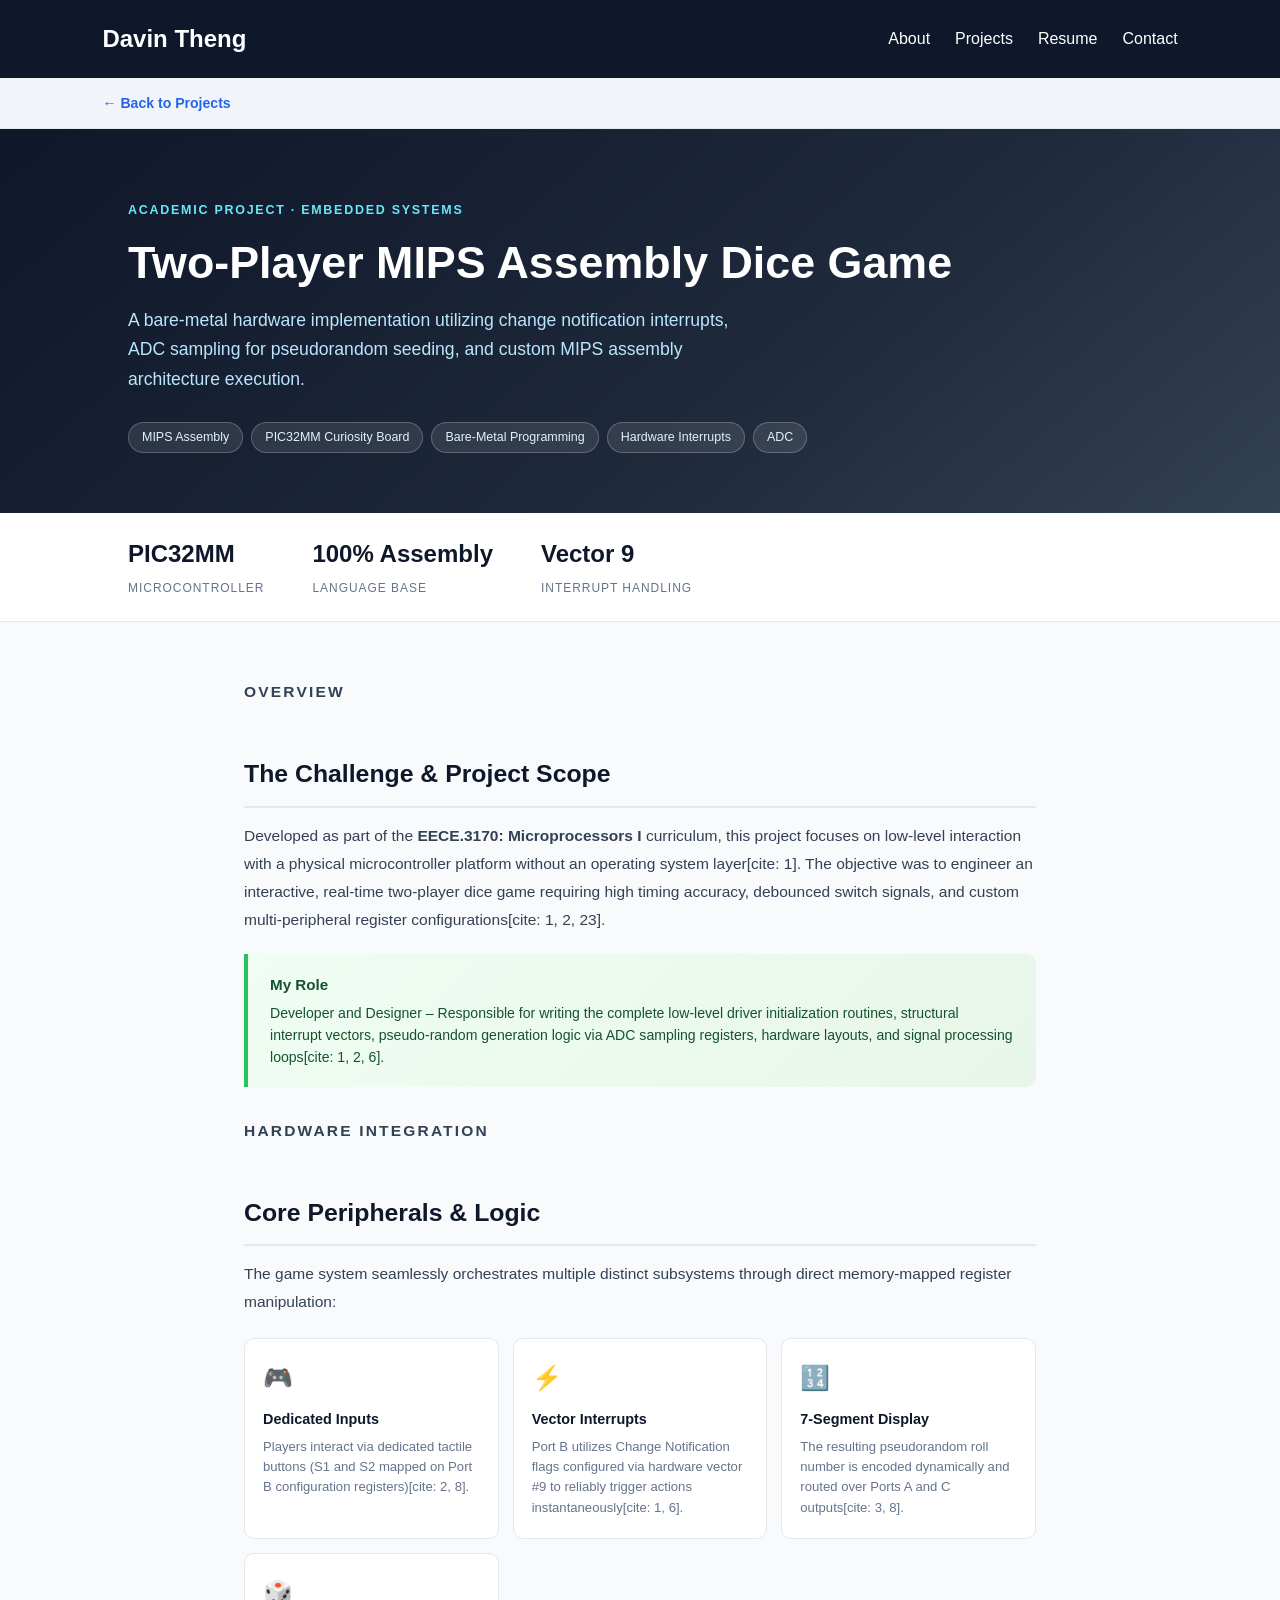
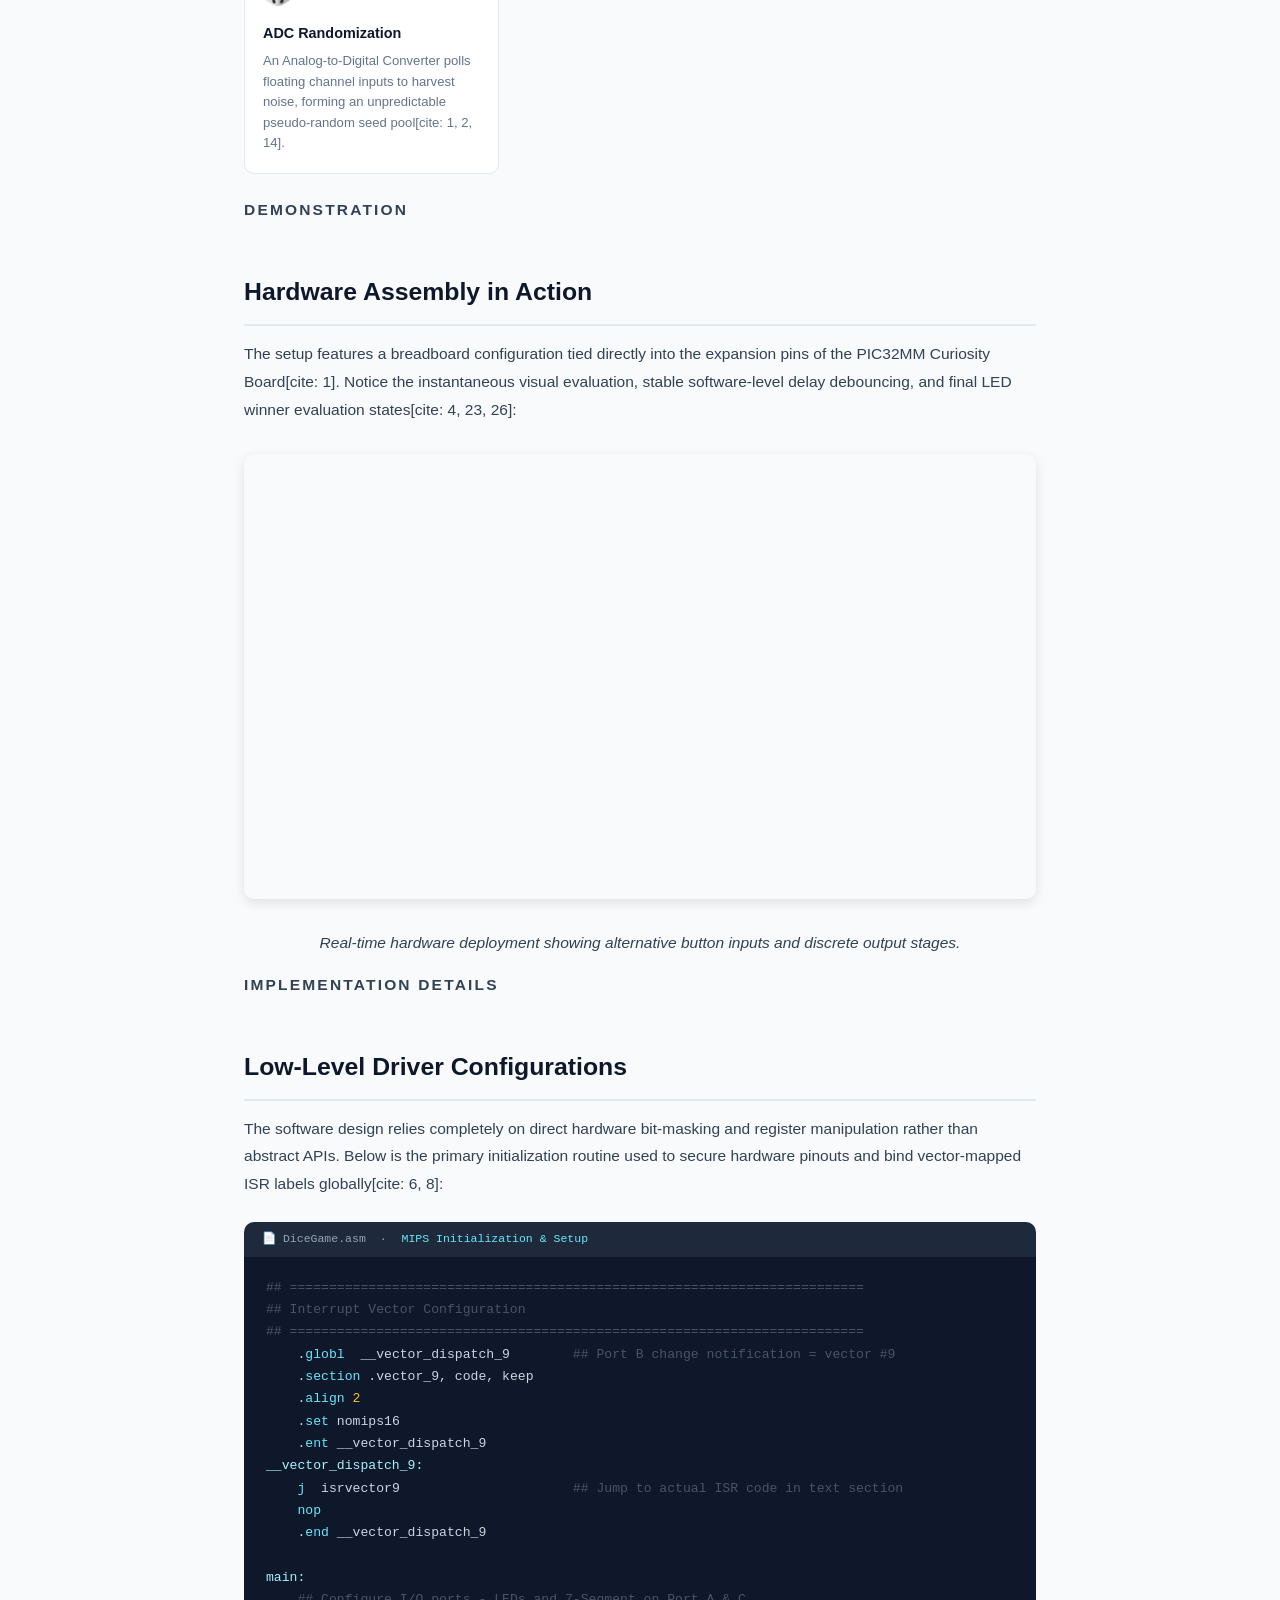
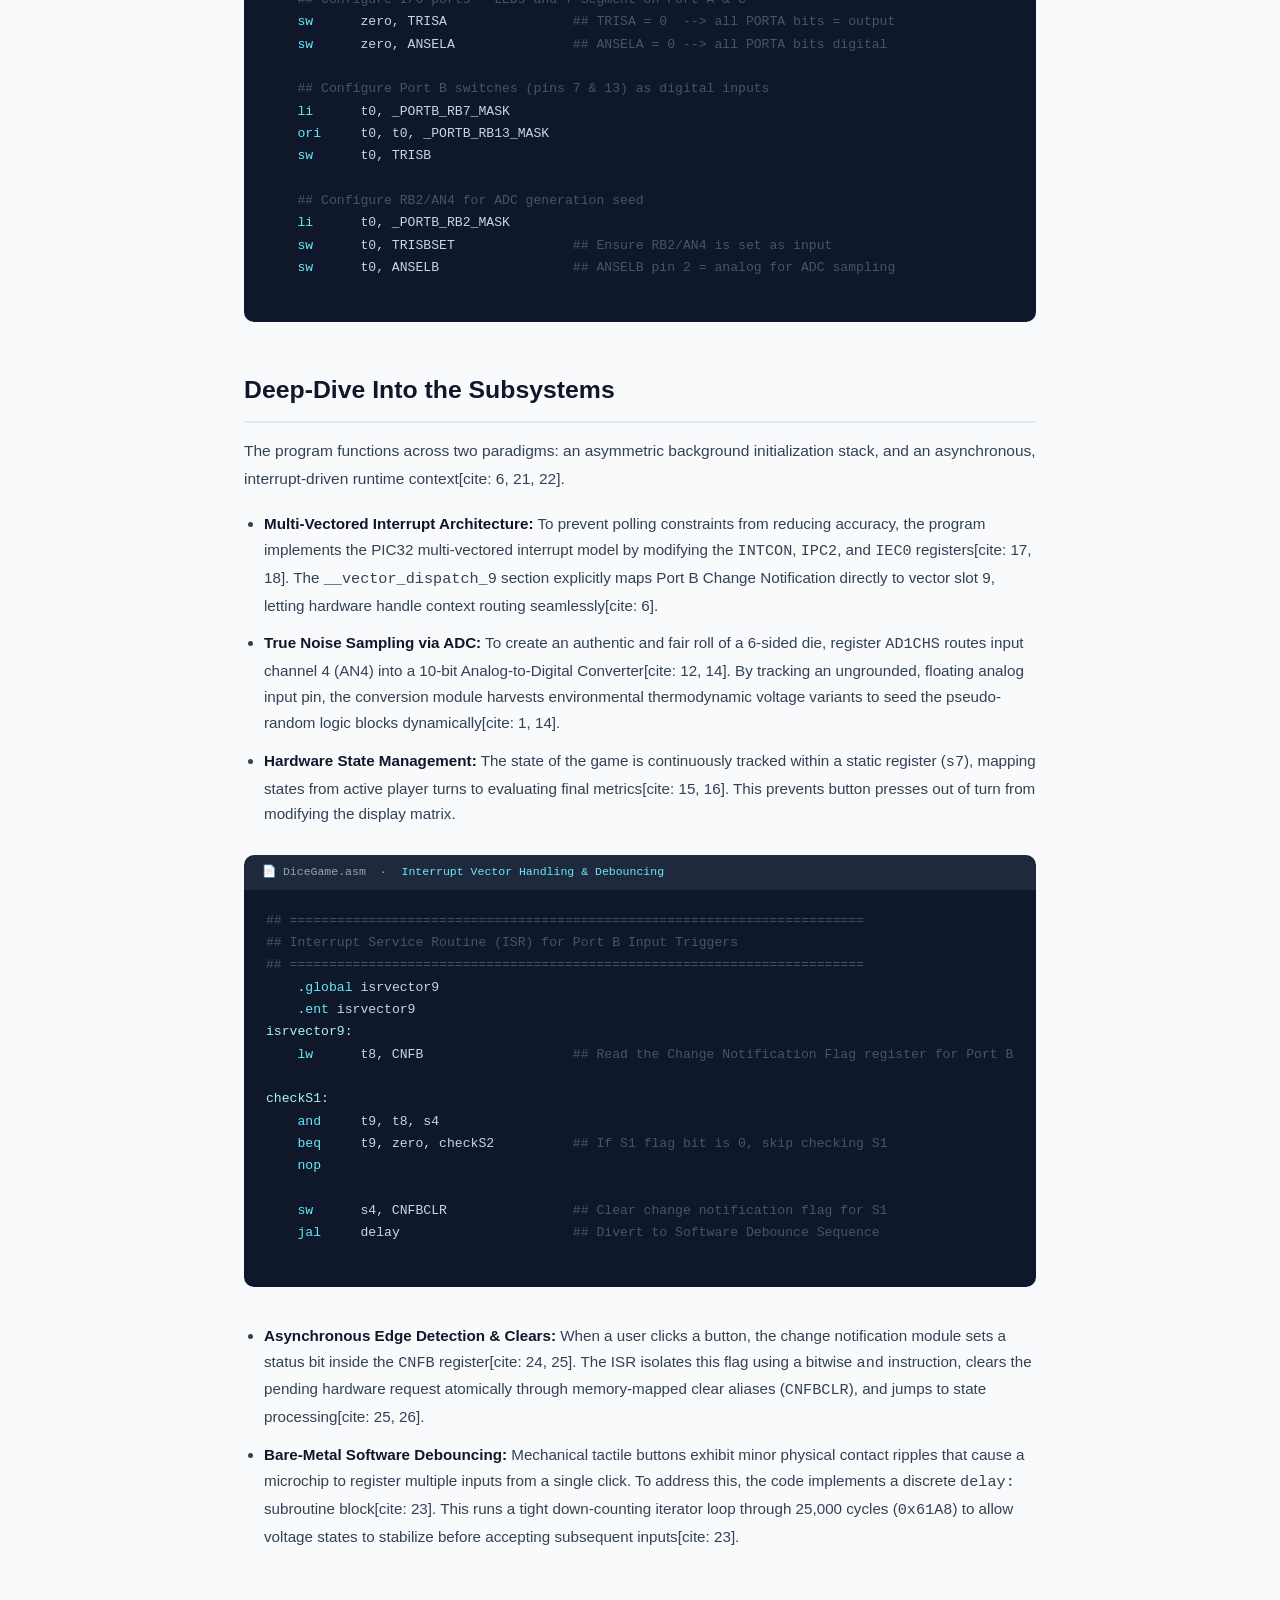
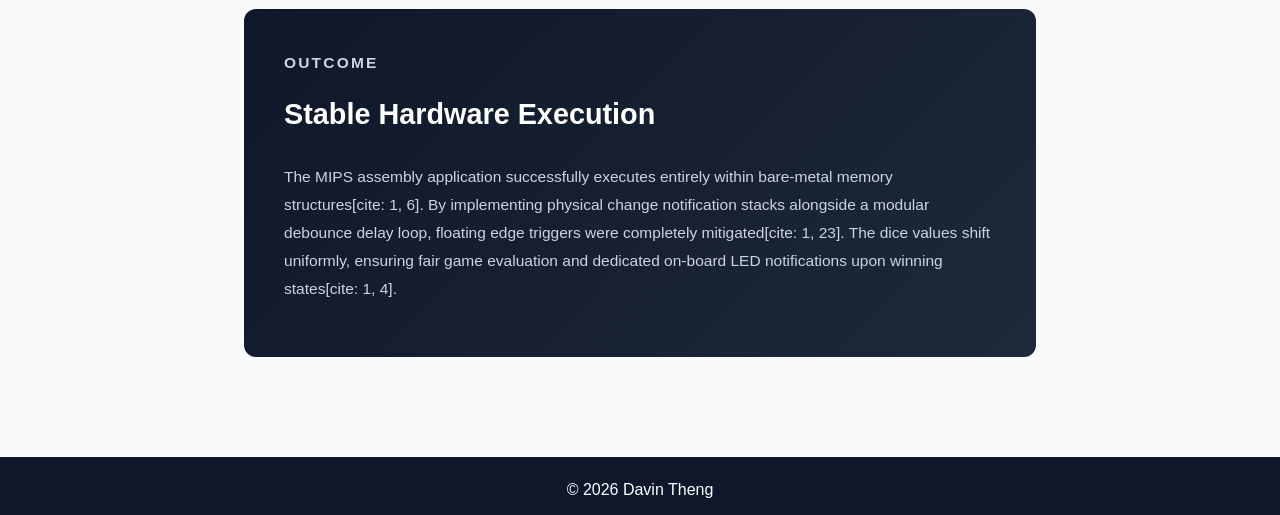
<file: dice-game.html>
<!DOCTYPE html>
<html lang="en">
<head>
    <meta charset="UTF-8">
    <meta name="viewport" content="width=device-width, initial-scale=1.0">
    <title>Two-Player Dice Game | Davin Theng</title>
    <link rel="stylesheet" href="style.css">
    <style>
        /* ── Page base ── */
        body { background: #f8fafc; }

        /* ── Nav tweak for project pages ── */
        header { position: sticky; top: 0; z-index: 100; }

        /* ── Back link ── */
        .back-bar {
            background: #f1f5f9;
            border-bottom: 1px solid #e2e8f0;
            padding: 12px 8%;
        }
        .back-link {
            display: inline-flex;
            align-items: center;
            gap: 6px;
            color: #2563eb;
            text-decoration: none;
            font-size: 0.88rem;
            font-weight: 600;
        }
        .back-link:hover { text-decoration: underline; }

        /* ── Hero ── */
        .project-hero {
            background: linear-gradient(140deg, #0f172a 0%, #1e293b 60%, #334155 100%);
            color: white;
            padding: 72px 10% 60px;
        }
        .hero-inner { max-width: 860px; }
        .eyebrow {
            font-size: 0.78rem;
            letter-spacing: 0.14em;
            text-transform: uppercase;
            color: #67e8f9;
            margin-bottom: 16px;
            font-weight: 600;
        }
        .project-hero h1 {
            font-size: 2.8rem;
            font-weight: 800;
            line-height: 1.15;
            margin-bottom: 18px;
        }
        .project-hero .subtitle {
            font-size: 1.1rem;
            color: #bae6fd;
            max-width: 640px;
            line-height: 1.65;
            margin-bottom: 28px;
        }
        .tag-row { display: flex; flex-wrap: wrap; gap: 8px; }
        .tag {
            background: rgba(255,255,255,0.1);
            border: 1px solid rgba(255,255,255,0.22);
            color: #e0f2fe;
            padding: 5px 13px;
            border-radius: 20px;
            font-size: 0.78rem;
            font-weight: 500;
        }

        /* ── Stats bar ── */
        .stats-bar {
            background: white;
            border-bottom: 1px solid #e2e8f0;
            padding: 22px 10%;
            display: flex;
            gap: 48px;
            flex-wrap: wrap;
        }
        .stat { text-align: left; }
        .stat .num {
            font-size: 1.5rem;
            font-weight: 800;
            color: #0f172a;
            display: block;
        }
        .stat .label {
            font-size: 0.75rem;
            color: #64748b;
            text-transform: uppercase;
            letter-spacing: 0.08em;
        }

        /* ── Layout ── */
        .project-body {
            max-width: 920px;
            margin: 0 auto;
            padding: 56px 5% 100px;
        }

        /* ── Section headings ── */
        .section-label {
            font-size: 0.72rem;
            font-weight: 700;
            text-transform: uppercase;
            letter-spacing: 0.14em;
            color: #0891b2;
            margin-bottom: 8px;
        }
        .project-body h2 {
            font-size: 1.55rem;
            font-weight: 800;
            color: #0f172a;
            margin: 48px 0 14px;
            padding-bottom: 12px;
            border-bottom: 2px solid #e2e8f0;
        }
        .project-body h2:first-child { margin-top: 0; }

        .project-body p {
            color: #334155;
            line-height: 1.8;
            margin-bottom: 14px;
            font-size: 0.97rem;
        }

        /* ── Role callout ── */
        .role-callout {
            background: linear-gradient(135deg, #f0fdf4, #e8f5e9);
            border-left: 4px solid #22c55e;
            border-radius: 0 10px 10px 0;
            padding: 18px 22px;
            margin: 20px 0 30px;
        }
        .role-callout strong { color: #14532d; font-size: 0.95rem; }
        .role-callout p { margin: 6px 0 0; color: #14532d; font-size: 0.88rem; line-height: 1.55; }

        /* ── Video ── */
        .video-wrapper {
            margin: 24px 0 8px;
            border-radius: 12px;
            overflow: hidden;
            box-shadow: 0 4px 20px rgba(0,0,0,0.14);
            background: #000;
        }
        .video-wrapper video {
            width: 100%;
            display: block;
            max-height: 480px;
        }
        .caption {
            text-align: center;
            font-size: 0.78rem;
            color: #94a3b8;
            margin-bottom: 28px;
            font-style: italic;
        }

        /* ── Code block ── */
        .code-container { margin: 24px 0 36px; }
        .code-label {
            background: #1e293b;
            color: #94a3b8;
            font-family: 'Courier New', monospace;
            font-size: 0.72rem;
            padding: 8px 18px;
            border-radius: 10px 10px 0 0;
            display: flex;
            align-items: center;
            gap: 8px;
        }
        .code-label span { color: #67e8f9; }
        .code-block {
            background: #0f172a;
            color: #cbd5e1;
            border-radius: 0 0 10px 10px;
            padding: 20px 22px;
            font-family: 'Courier New', monospace;
            font-size: 0.82rem;
            line-height: 1.7;
            overflow-x: auto;
            margin: 0;
        }
        .co  { color: #475569; }   /* comment */
        .kw  { color: #67e8f9; }   /* keyword */
        .fn  { color: #a5f3fc; }   /* function */
        .nm  { color: #fbbf24; }   /* number */

        /* ── Technical Breakdown list ── */
        .tech-list {
            margin: 18px 0 28px 20px;
            padding: 0;
        }
        .tech-list li {
            color: #334155;
            line-height: 1.7;
            margin-bottom: 12px;
            font-size: 0.95rem;
        }
        .tech-list strong { color: #0f172a; }

        /* ── Feature grid ── */
        .feature-grid {
            display: grid;
            grid-template-columns: repeat(auto-fit, minmax(210px, 1fr));
            gap: 14px;
            margin: 22px 0;
        }
        .feature-card {
            background: white;
            border: 1px solid #e2e8f0;
            border-radius: 10px;
            padding: 20px 18px;
            transition: box-shadow 0.2s;
        }
        .feature-card:hover { box-shadow: 0 4px 16px rgba(0,0,0,0.08); }
        .feature-card .icon { font-size: 1.5rem; margin-bottom: 10px; }
        .feature-card h3 { font-size: 0.9rem; color: #0f172a; margin-bottom: 6px; font-weight: 700; }
        .feature-card p  { font-size: 0.82rem; color: #64748b; margin: 0; line-height: 1.55; }

        /* ── Outcome Banner ── */
        .outcome-banner {
            background: linear-gradient(135deg, #0f172a 0%, #1e293b 100%);
            color: white;
            padding: 40px;
            border-radius: 12px;
            margin-top: 60px;
        }
        .outcome-banner h2 {
            color: white !important;
            border-bottom: none !important;
            margin-top: 0 !important;
            font-size: 1.8rem !important;
        }
        .outcome-banner p { color: #cbd5e1 !important; }
    </style>
</head>
<body>

    <header>
        <nav>
            <h1>Davin Theng</h1>
            <ul>
                <li><a href="index.html#about">About</a></li>
                <li><a href="index.html#projects">Projects</a></li>
                <li><a href="index.html#resume">Resume</a></li>
                <li><a href="index.html#contact">Contact</a></li>
            </ul>
        </nav>
    </header>

    <div class="back-bar">
        <a href="index.html#projects" class="back-link">
            ← Back to Projects
        </a>
    </div>

    <section class="project-hero">
        <div class="hero-inner">
            <p class="eyebrow">Academic Project · Embedded Systems</p>
            <h1>Two-Player MIPS Assembly Dice Game</h1>
            <p class="subtitle">
                A bare-metal hardware implementation utilizing change notification interrupts, 
                ADC sampling for pseudorandom seeding, and custom MIPS assembly architecture execution.
            </p>
            <div class="tag-row">
                <span class="tag">MIPS Assembly</span>
                <span class="tag">PIC32MM Curiosity Board</span>
                <span class="tag">Bare-Metal Programming</span>
                <span class="tag">Hardware Interrupts</span>
                <span class="tag">ADC</span>
            </div>
        </div>
    </section>

    <div class="stats-bar">
        <div class="stat">
            <span class="num">PIC32MM</span>
            <span class="label">Microcontroller</span>
        </div>
        <div class="stat">
            <span class="num">100% Assembly</span>
            <span class="label">Language Base</span>
        </div>
        <div class="stat">
            <span class="num">Vector 9</span>
            <span class="label">Interrupt Handling</span>
        </div>
    </div>

    <div class="project-body">

        <p class="section-label">Overview</p>
        <h2>The Challenge & Project Scope</h2>
        <p>
            Developed as part of the <strong>EECE.3170: Microprocessors I</strong> curriculum, this project focuses on low-level interaction with a physical microcontroller platform without an operating system layer[cite: 1]. The objective was to engineer an interactive, real-time two-player dice game requiring high timing accuracy, debounced switch signals, and custom multi-peripheral register configurations[cite: 1, 2, 23].
        </p>

        <div class="role-callout">
            <strong>My Role</strong>
            <p>Developer and Designer – Responsible for writing the complete low-level driver initialization routines, structural interrupt vectors, pseudo-random generation logic via ADC sampling registers, hardware layouts, and signal processing loops[cite: 1, 2, 6].</p>
        </div>

        <p class="section-label">Hardware Integration</p>
        <h2>Core Peripherals & Logic</h2>
        <p>
            The game system seamlessly orchestrates multiple distinct subsystems through direct memory-mapped register manipulation:
        </p>

        <div class="feature-grid">
            <div class="feature-card">
                <div class="icon">🎮</div>
                <h3>Dedicated Inputs</h3>
                <p>Players interact via dedicated tactile buttons (S1 and S2 mapped on Port B configuration registers)[cite: 2, 8].</p>
            </div>
            <div class="feature-card">
                <div class="icon">⚡</div>
                <h3>Vector Interrupts</h3>
                <p>Port B utilizes Change Notification flags configured via hardware vector #9 to reliably trigger actions instantaneously[cite: 1, 6].</p>
            </div>
            <div class="feature-card">
                <div class="icon">🔢</div>
                <h3>7-Segment Display</h3>
                <p>The resulting pseudorandom roll number is encoded dynamically and routed over Ports A and C outputs[cite: 3, 8].</p>
            </div>
            <div class="feature-card">
                <div class="icon">🎲</div>
                <h3>ADC Randomization</h3>
                <p>An Analog-to-Digital Converter polls floating channel inputs to harvest noise, forming an unpredictable pseudo-random seed pool[cite: 1, 2, 14].</p>
            </div>
        </div>

        <p class="section-label">Demonstration</p>
        <h2>Hardware Assembly in Action</h2>
        <p>
            The setup features a breadboard configuration tied directly into the expansion pins of the PIC32MM Curiosity Board[cite: 1]. Notice the instantaneous visual evaluation, stable software-level delay debouncing, and final LED winner evaluation states[cite: 4, 23, 26]:
        </p>
        
        <div class="video-container">
            <iframe 
                src="https://www.youtube.com/embed/b0mksa1ueYY" 
                title="Project Demonstration Video" 
                frameborder="0" 
                allow="accelerometer; autoplay; clipboard-write; encrypted-media; gyroscope; picture-in-picture; web-share" 
                referrerpolicy="strict-origin-when-cross-origin" 
                allowfullscreen>
            </iframe>
        </div>
        <p class="caption">Real-time hardware deployment showing alternative button inputs and discrete output stages.</p>

        <p class="section-label">Implementation details</p>
        <h2>Low-Level Driver Configurations</h2>
        <p>
            The software design relies completely on direct hardware bit-masking and register manipulation rather than abstract APIs. Below is the primary initialization routine used to secure hardware pinouts and bind vector-mapped ISR labels globally[cite: 6, 8]:
        </p>

        <div class="code-container">
            <div class="code-label">📄 DiceGame.asm &nbsp;·&nbsp; <span>MIPS Initialization & Setup</span></div>
            <pre class="code-block">
<span class="co">## =========================================================================</span>
<span class="co">## Interrupt Vector Configuration</span>
<span class="co">## =========================================================================</span>
    .<span class="kw">globl</span>  __vector_dispatch_9        <span class="co">## Port B change notification = vector #9</span>
    .<span class="kw">section</span> .vector_9, code, keep
    .<span class="kw">align</span> <span class="nm">2</span>
    .<span class="kw">set</span> nomips16
    .<span class="kw">ent</span> __vector_dispatch_9
<span class="fn">__vector_dispatch_9:</span>
    <span class="kw">j</span>  isrvector9                      <span class="co">## Jump to actual ISR code in text section</span>
    <span class="kw">nop</span>
    .<span class="kw">end</span> __vector_dispatch_9

<span class="fn">main:</span>
    <span class="co">## Configure I/O ports - LEDs and 7-Segment on Port A & C</span>
    <span class="kw">sw</span>      zero, TRISA                <span class="co">## TRISA = 0  --> all PORTA bits = output</span>
    <span class="kw">sw</span>      zero, ANSELA               <span class="co">## ANSELA = 0 --> all PORTA bits digital</span>
    
    <span class="co">## Configure Port B switches (pins 7 & 13) as digital inputs</span>
    <span class="kw">li</span>      t0, _PORTB_RB7_MASK
    <span class="kw">ori</span>     t0, t0, _PORTB_RB13_MASK
    <span class="kw">sw</span>      t0, TRISB                  
    
    <span class="co">## Configure RB2/AN4 for ADC generation seed</span>
    <span class="kw">li</span>      t0, _PORTB_RB2_MASK
    <span class="kw">sw</span>      t0, TRISBSET               <span class="co">## Ensure RB2/AN4 is set as input</span>
    <span class="kw">sw</span>      t0, ANSELB                 <span class="co">## ANSELB pin 2 = analog for ADC sampling</span>
            </pre>
        </div>

        <h2>Deep-Dive Into the Subsystems</h2>
        <p>
            The program functions across two paradigms: an asymmetric background initialization stack, and an asynchronous, interrupt-driven runtime context[cite: 6, 21, 22].
        </p>

        <ul class="tech-list">
            <li>
                <strong>Multi-Vectored Interrupt Architecture:</strong> To prevent polling constraints from reducing accuracy, the program implements the PIC32 multi-vectored interrupt model by modifying the <code>INTCON</code>, <code>IPC2</code>, and <code>IEC0</code> registers[cite: 17, 18]. The <code>__vector_dispatch_9</code> section explicitly maps Port B Change Notification directly to vector slot 9, letting hardware handle context routing seamlessly[cite: 6].
            </li>
            <li>
                <strong>True Noise Sampling via ADC:</strong> To create an authentic and fair roll of a 6-sided die, register <code>AD1CHS</code> routes input channel 4 (AN4) into a 10-bit Analog-to-Digital Converter[cite: 12, 14]. By tracking an ungrounded, floating analog input pin, the conversion module harvests environmental thermodynamic voltage variants to seed the pseudo-random logic blocks dynamically[cite: 1, 14].
            </li>
            <li>
                <strong>Hardware State Management:</strong> The state of the game is continuously tracked within a static register (<code>s7</code>), mapping states from active player turns to evaluating final metrics[cite: 15, 16]. This prevents button presses out of turn from modifying the display matrix.
            </li>
        </ul>

        <div class="code-container">
            <div class="code-label">📄 DiceGame.asm &nbsp;·&nbsp; <span>Interrupt Vector Handling & Debouncing</span></div>
            <pre class="code-block">
<span class="co">## =========================================================================</span>
<span class="co">## Interrupt Service Routine (ISR) for Port B Input Triggers</span>
<span class="co">## =========================================================================</span>
    .<span class="kw">global</span> isrvector9
    .<span class="kw">ent</span> isrvector9
<span class="fn">isrvector9:</span>   
    <span class="kw">lw</span>      t8, CNFB                   <span class="co">## Read the Change Notification Flag register for Port B</span>
    
<span class="fn">checkS1:</span>
    <span class="kw">and</span>     t9, t8, s4
    <span class="kw">beq</span>     t9, zero, checkS2          <span class="co">## If S1 flag bit is 0, skip checking S1</span>
    <span class="kw">nop</span>
    
    <span class="kw">sw</span>      s4, CNFBCLR                <span class="co">## Clear change notification flag for S1</span>
    <span class="kw">jal</span>     delay                      <span class="co">## Divert to Software Debounce Sequence</span>
            </pre>
        </div>

        <ul class="tech-list">
            <li>
                <strong>Asynchronous Edge Detection & Clears:</strong> When a user clicks a button, the change notification module sets a status bit inside the <code>CNFB</code> register[cite: 24, 25]. The ISR isolates this flag using a bitwise <code>and</code> instruction, clears the pending hardware request atomically through memory-mapped clear aliases (<code>CNFBCLR</code>), and jumps to state processing[cite: 25, 26].
            </li>
            <li>
                <strong>Bare-Metal Software Debouncing:</strong> Mechanical tactile buttons exhibit minor physical contact ripples that cause a microchip to register multiple inputs from a single click. To address this, the code implements a discrete <code>delay:</code> subroutine block[cite: 23]. This runs a tight down-counting iterator loop through 25,000 cycles (<code>0x61A8</code>) to allow voltage states to stabilize before accepting subsequent inputs[cite: 23].
            </li>
        </ul>

        <div class="outcome-banner">
            <p class="section-label" style="color:#67e8f9;">Outcome</p>
            <h2>Stable Hardware Execution</h2>
            <p>
                The MIPS assembly application successfully executes entirely within bare-metal memory structures[cite: 1, 6]. By implementing physical change notification stacks alongside a modular debounce delay loop, floating edge triggers were completely mitigated[cite: 1, 23]. The dice values shift uniformly, ensuring fair game evaluation and dedicated on-board LED notifications upon winning states[cite: 1, 4].
            </p>
        </div>

    </div>

    <footer>
        <p>© 2026 Davin Theng</p>
    </footer>

    <script src="script.js"></script>
</body>
</html>
</file>
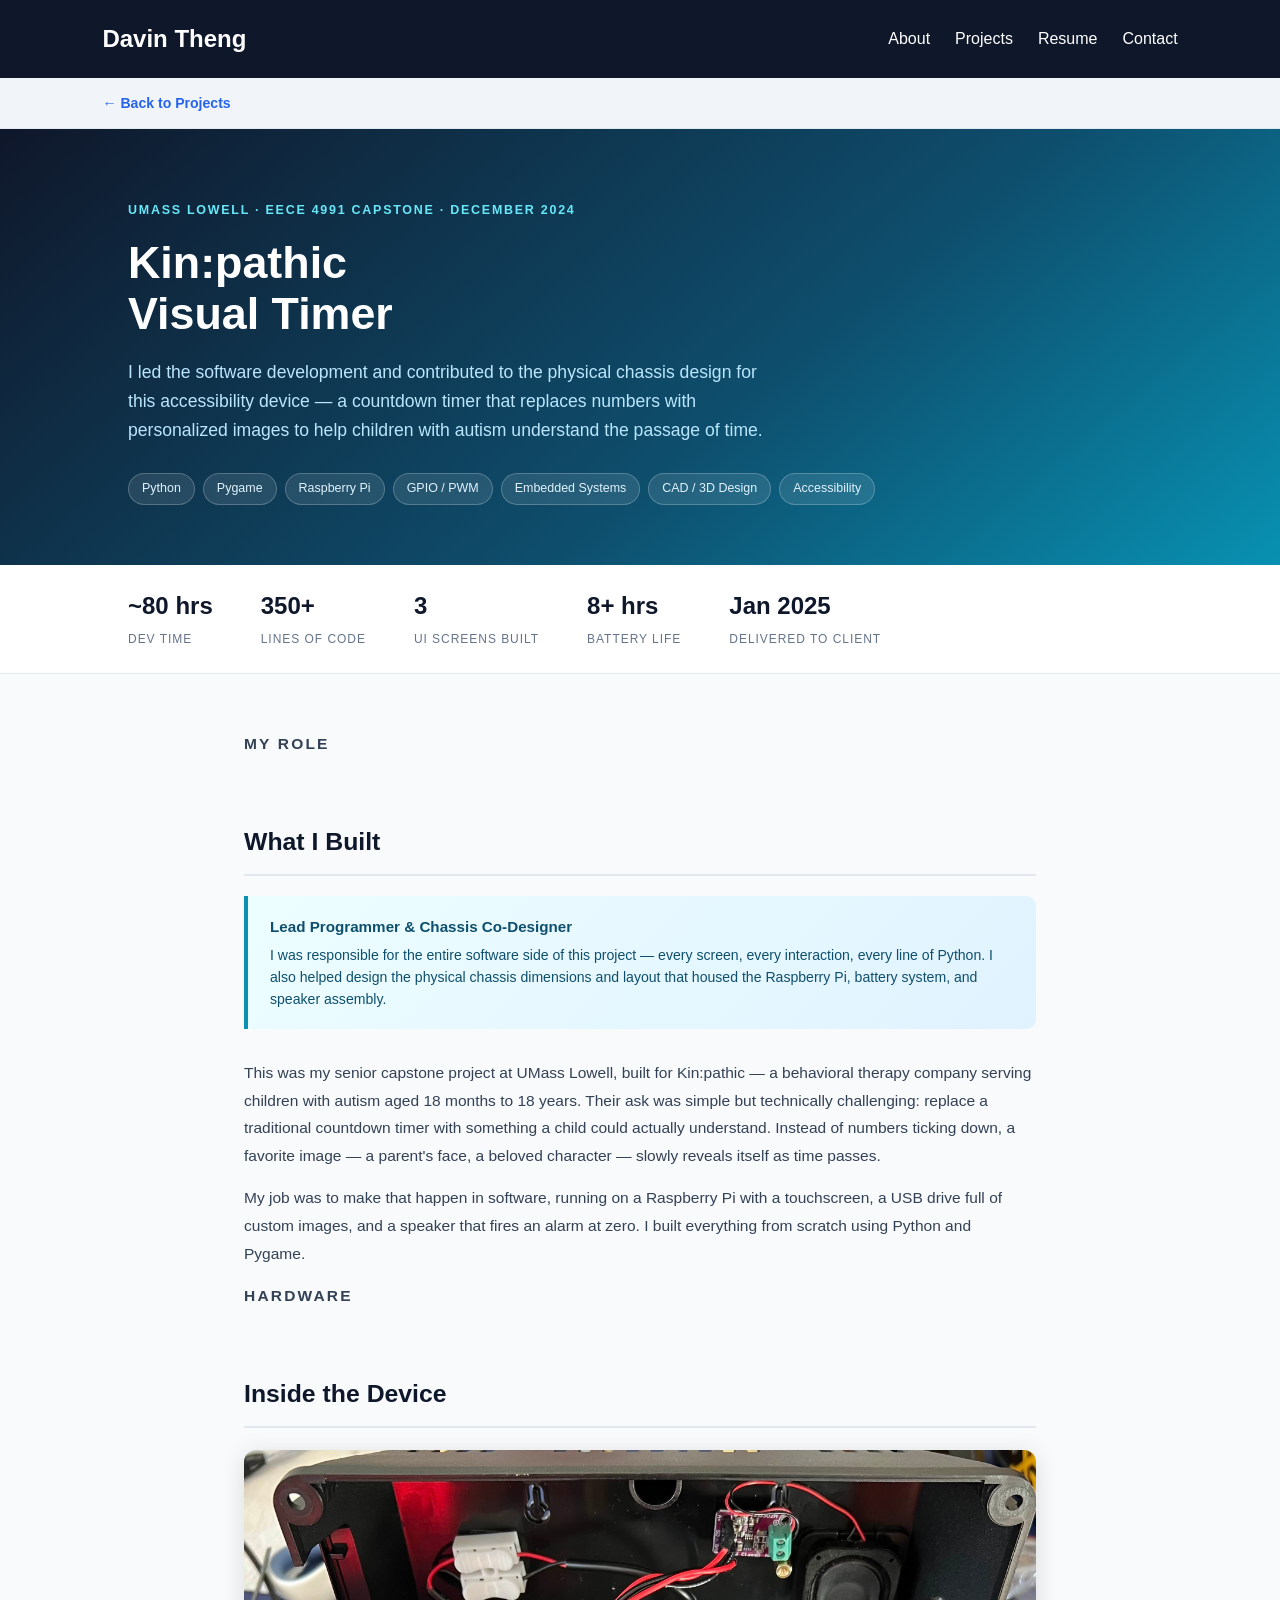
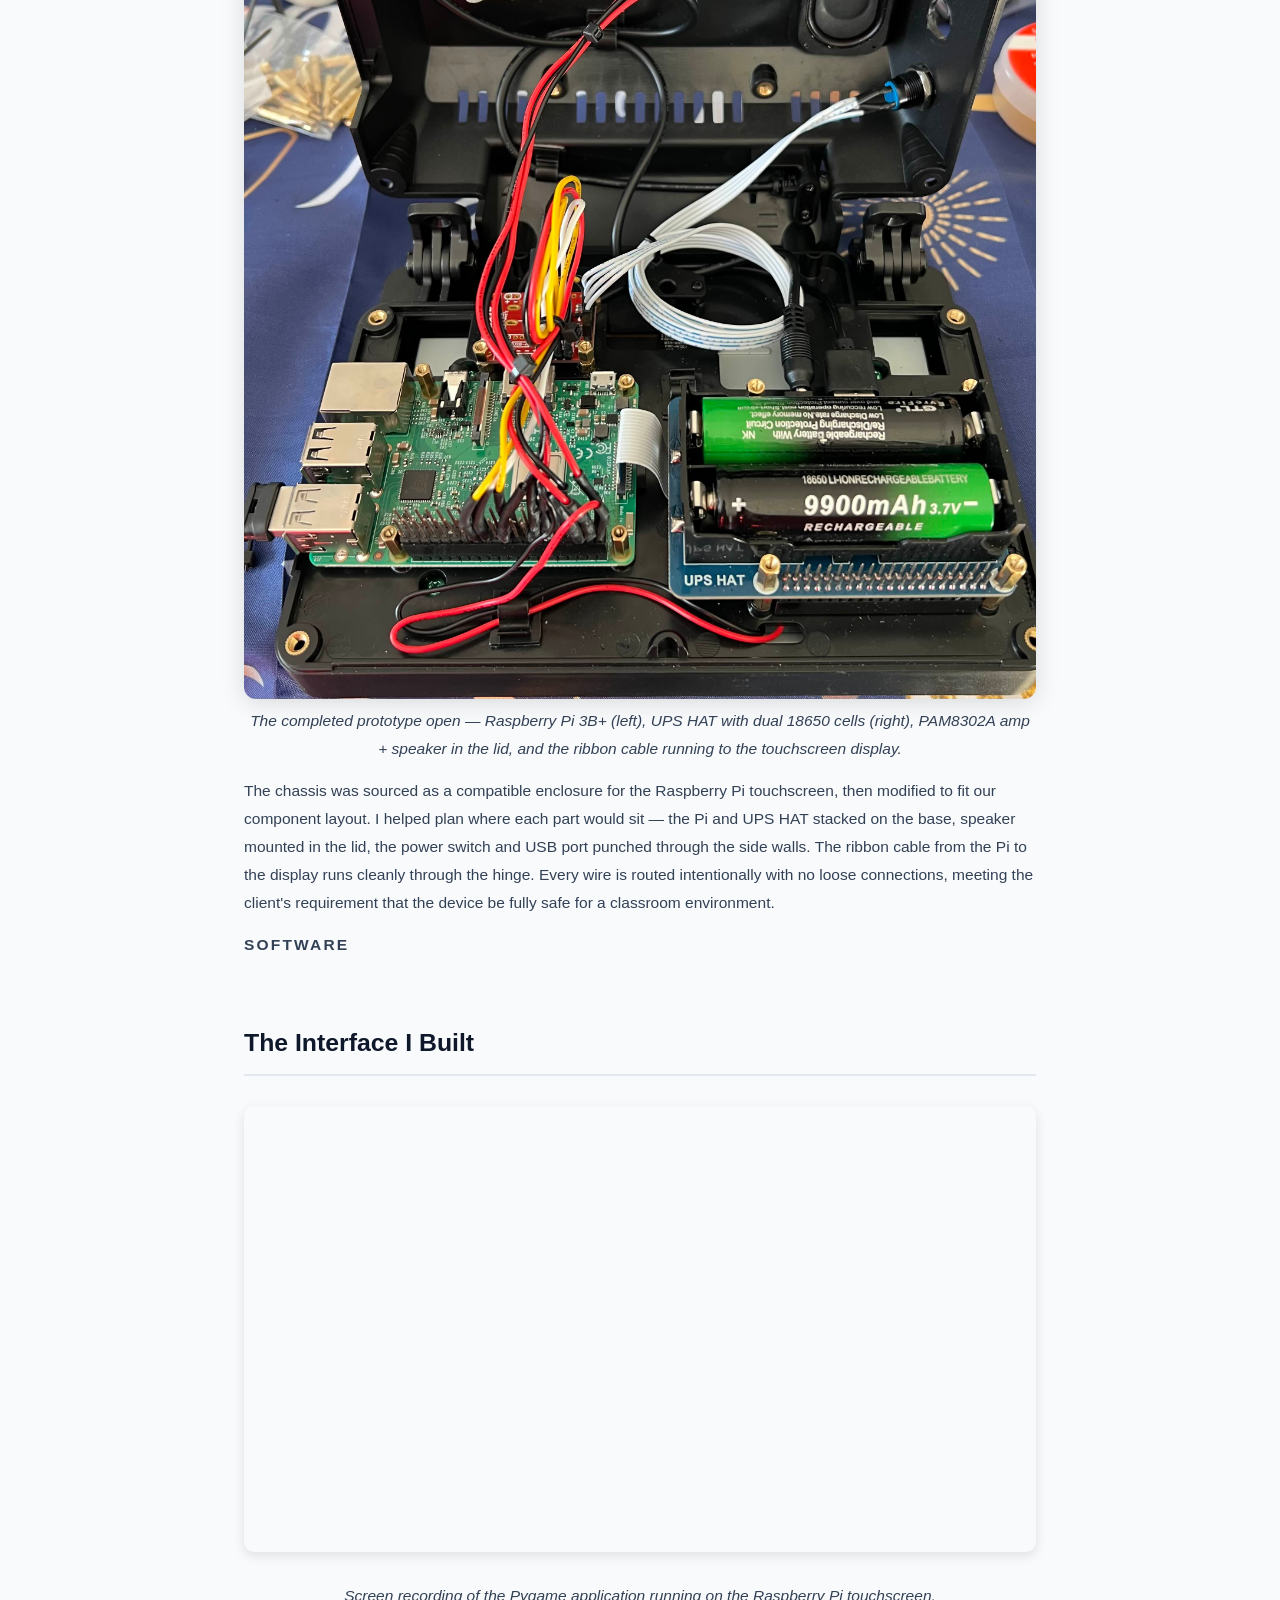
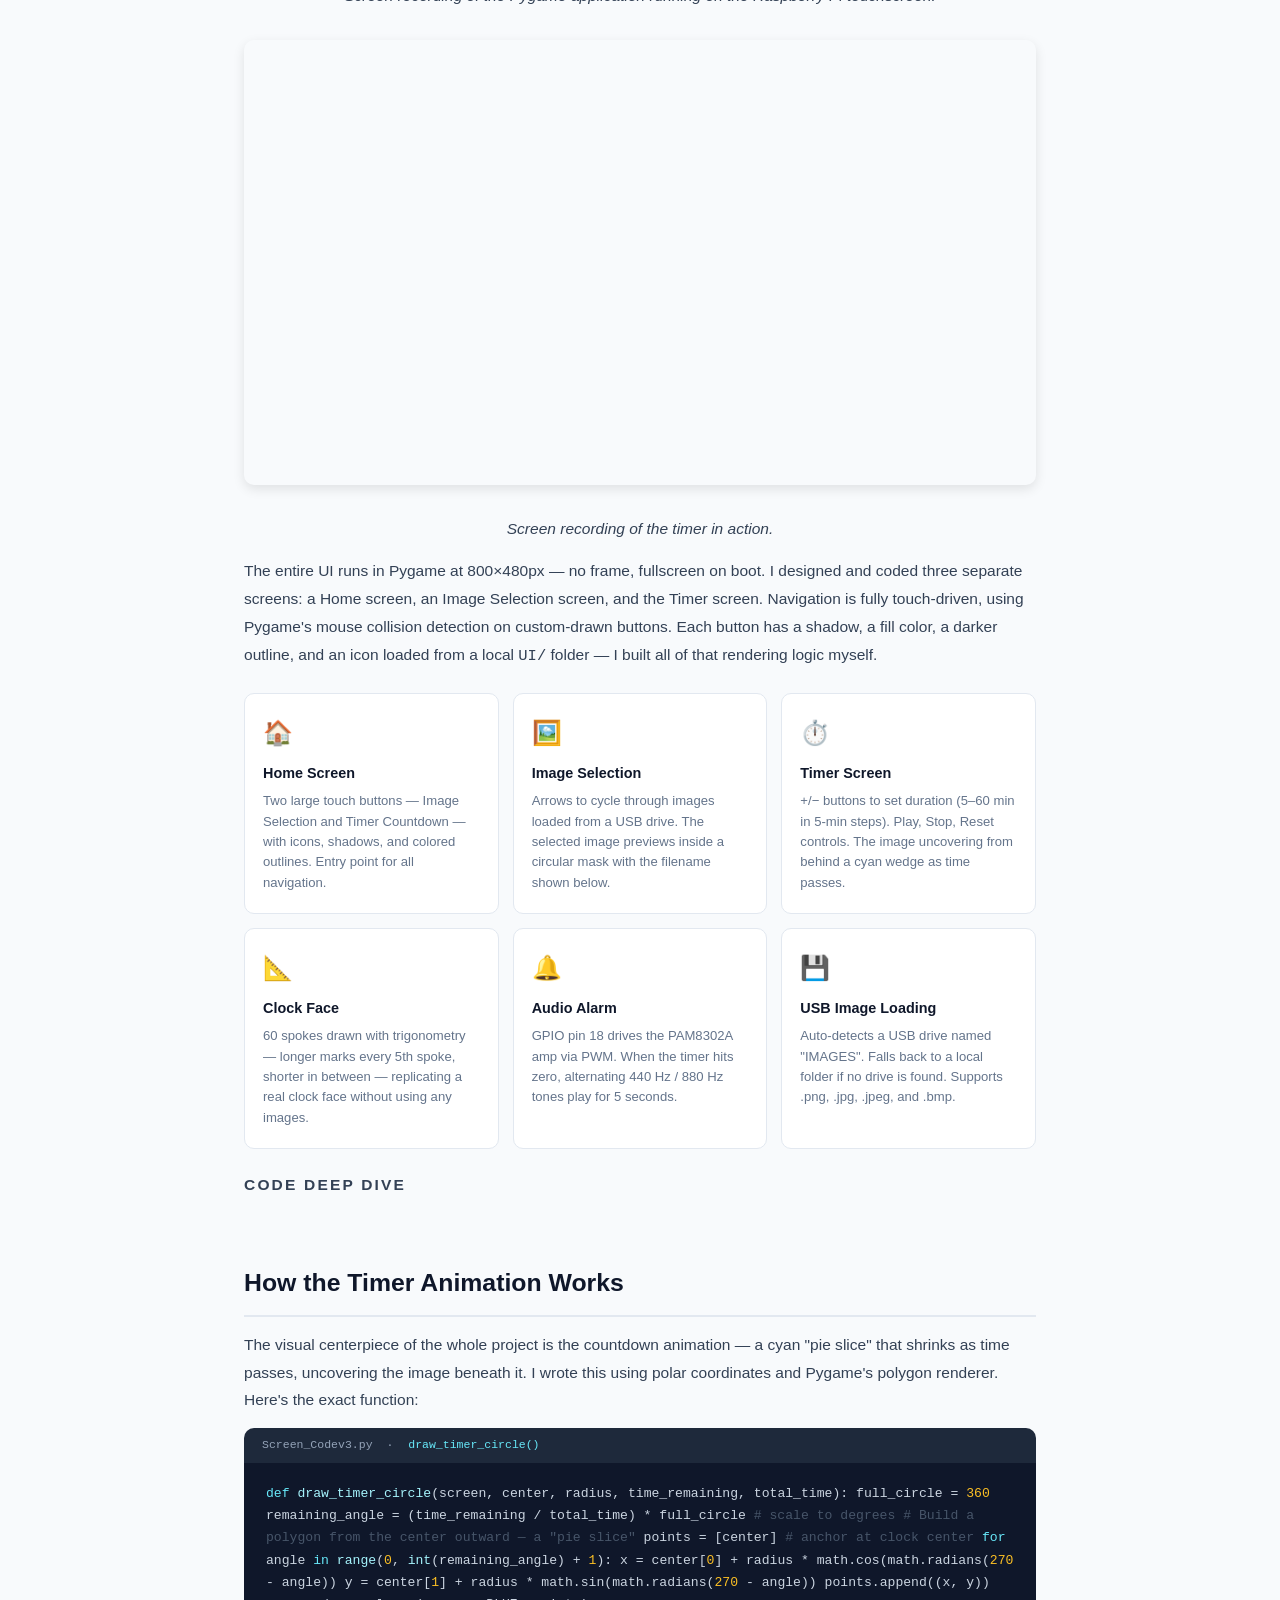
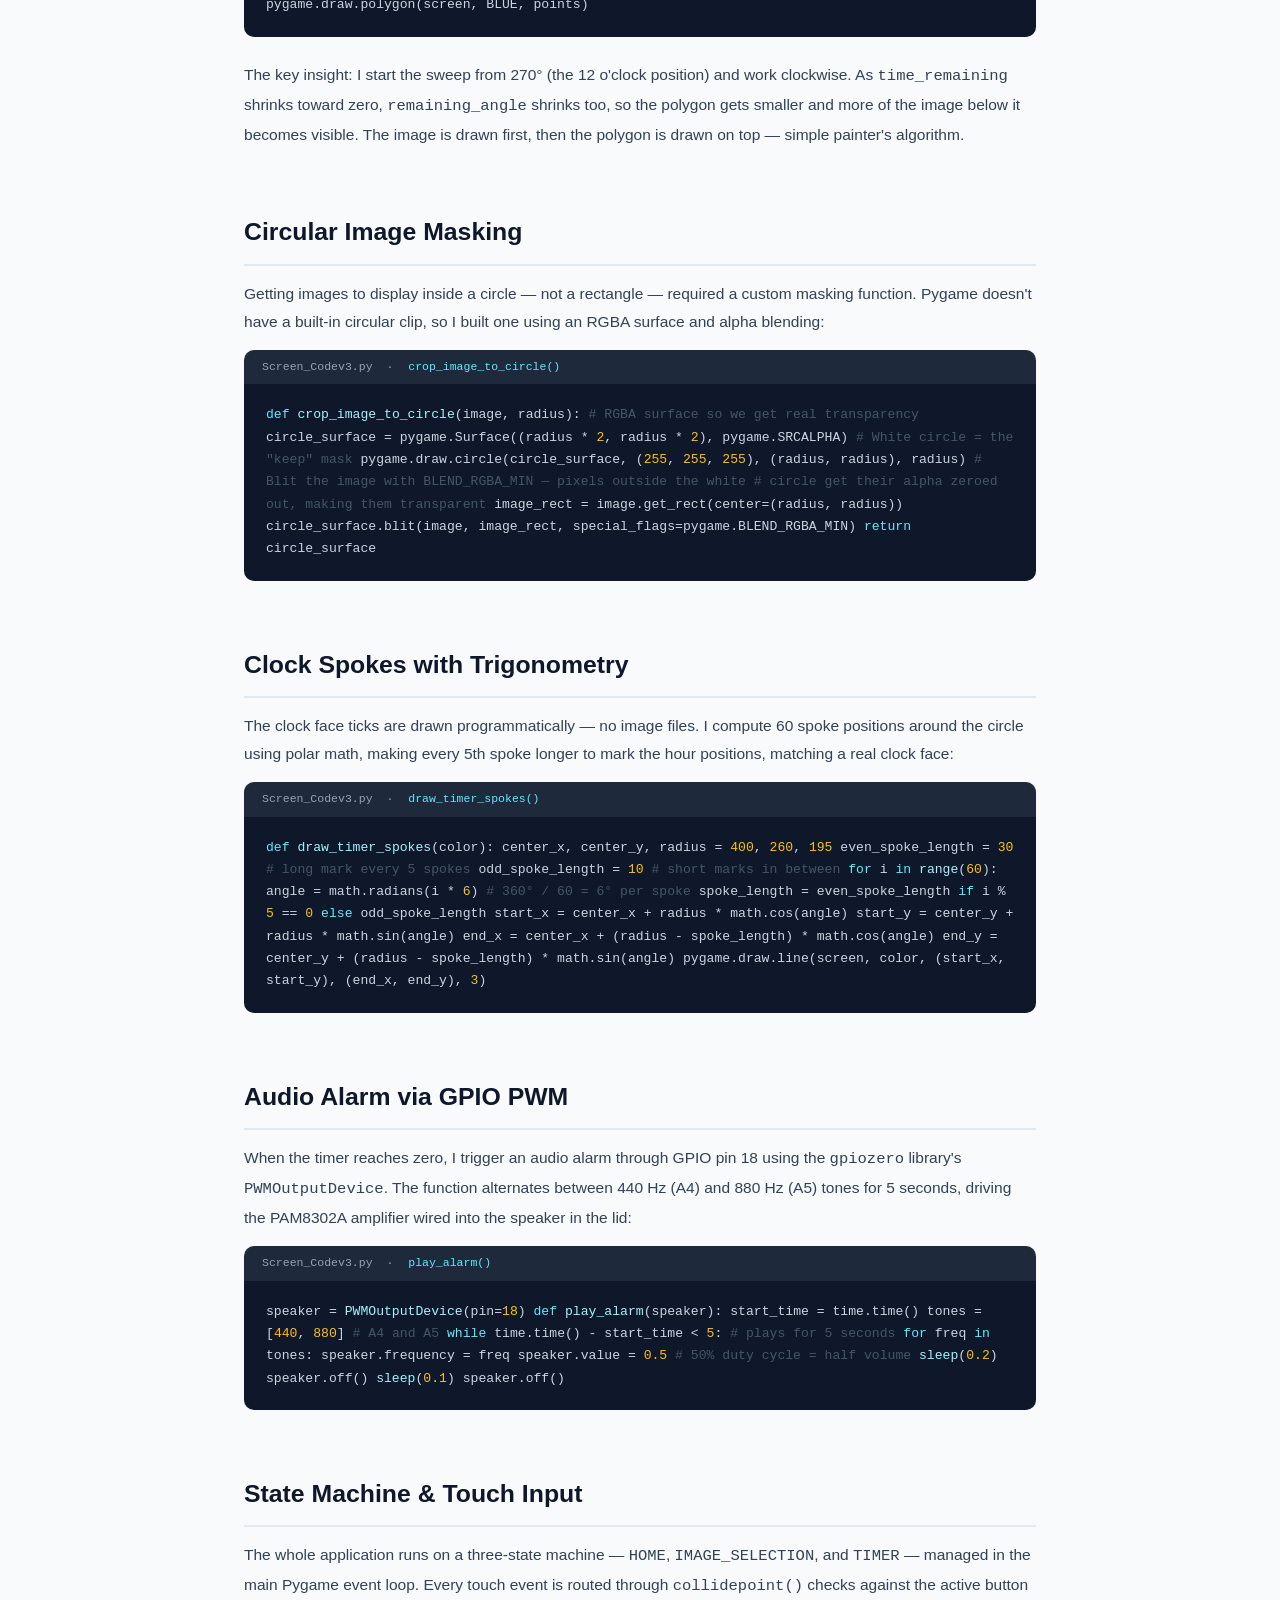
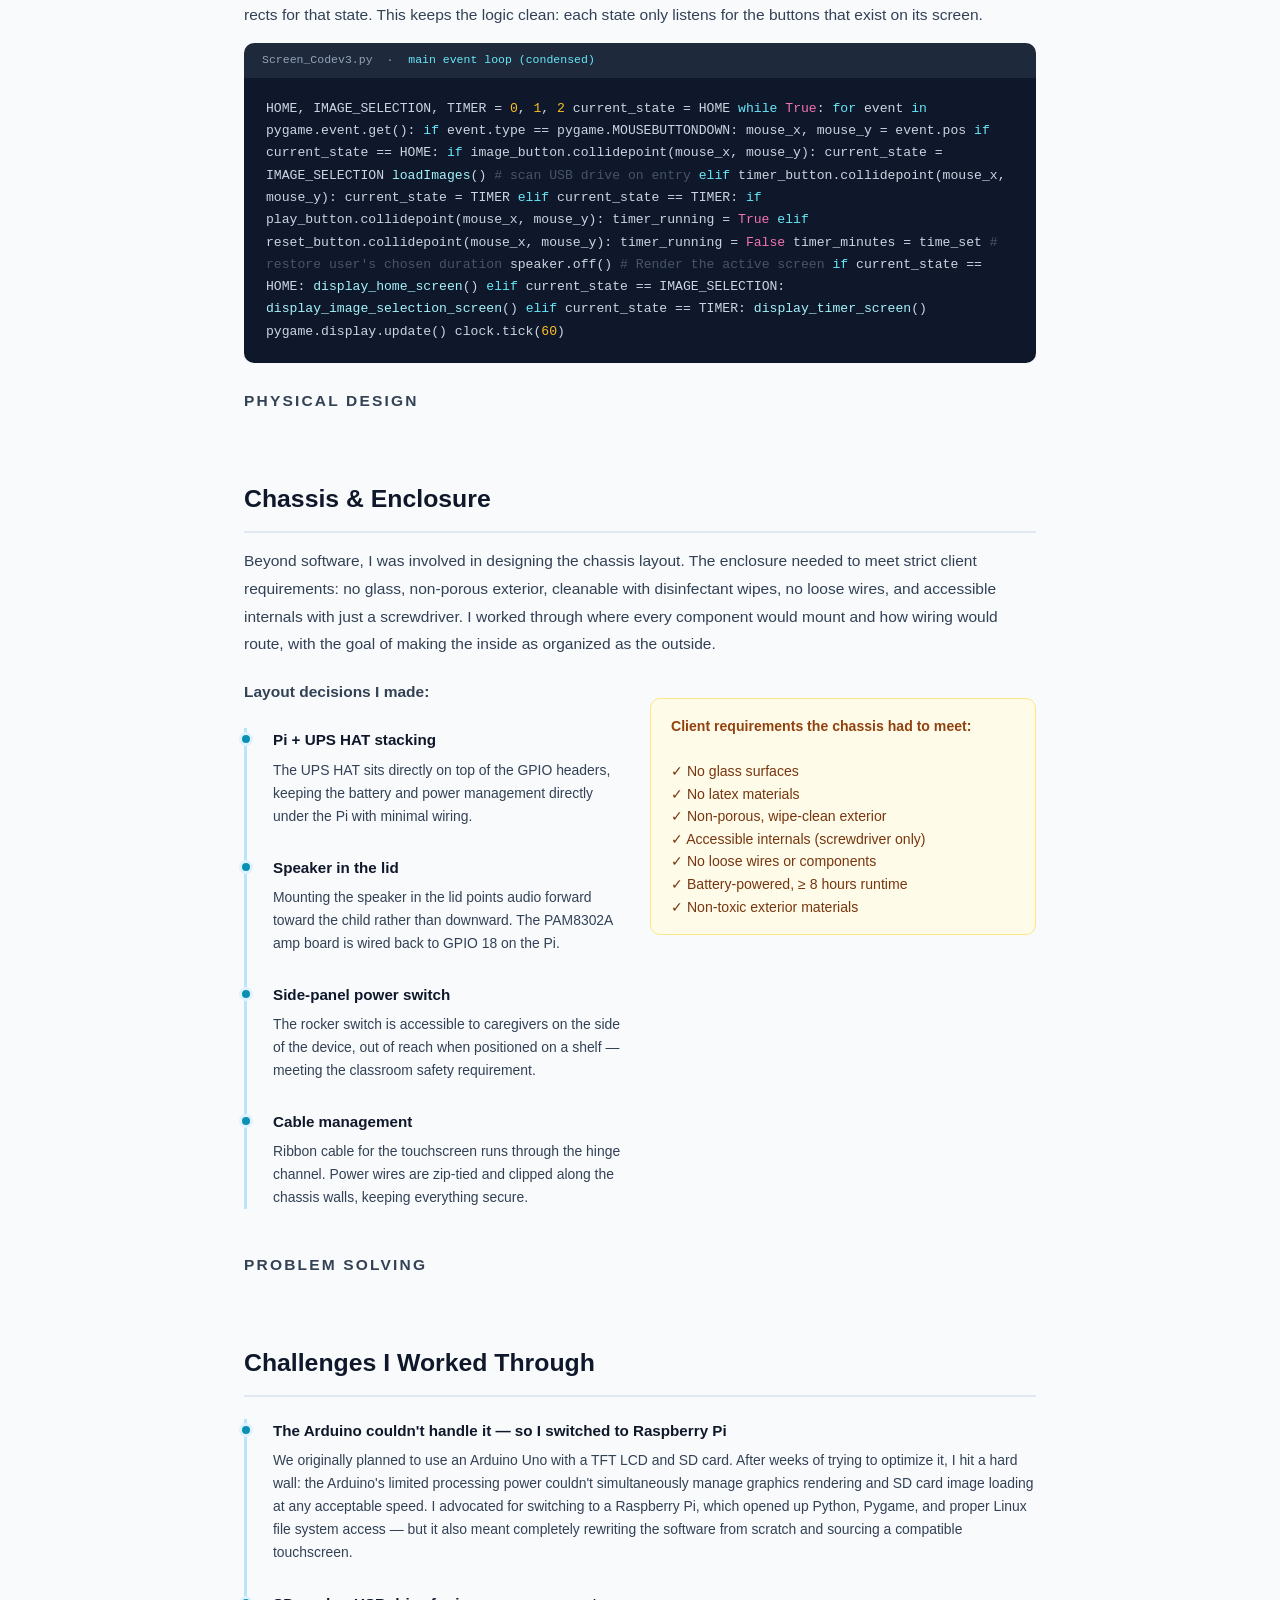
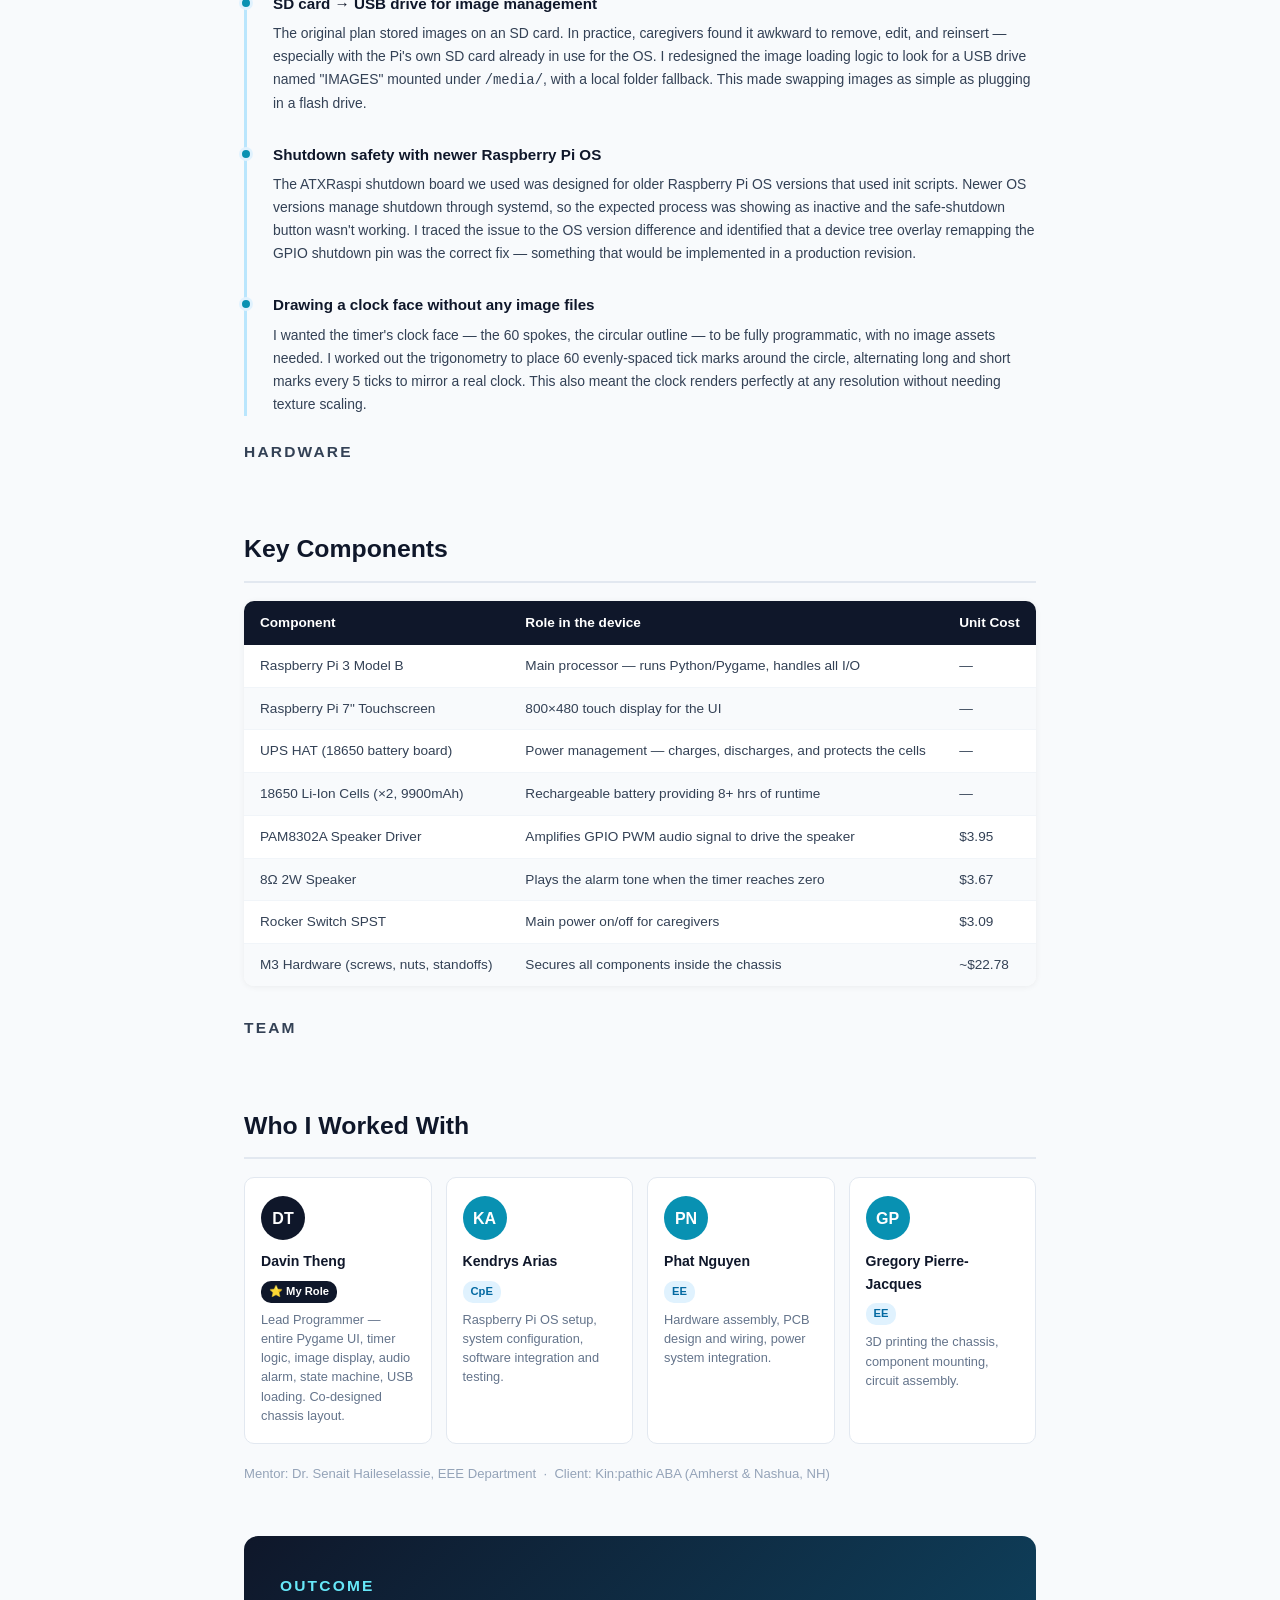
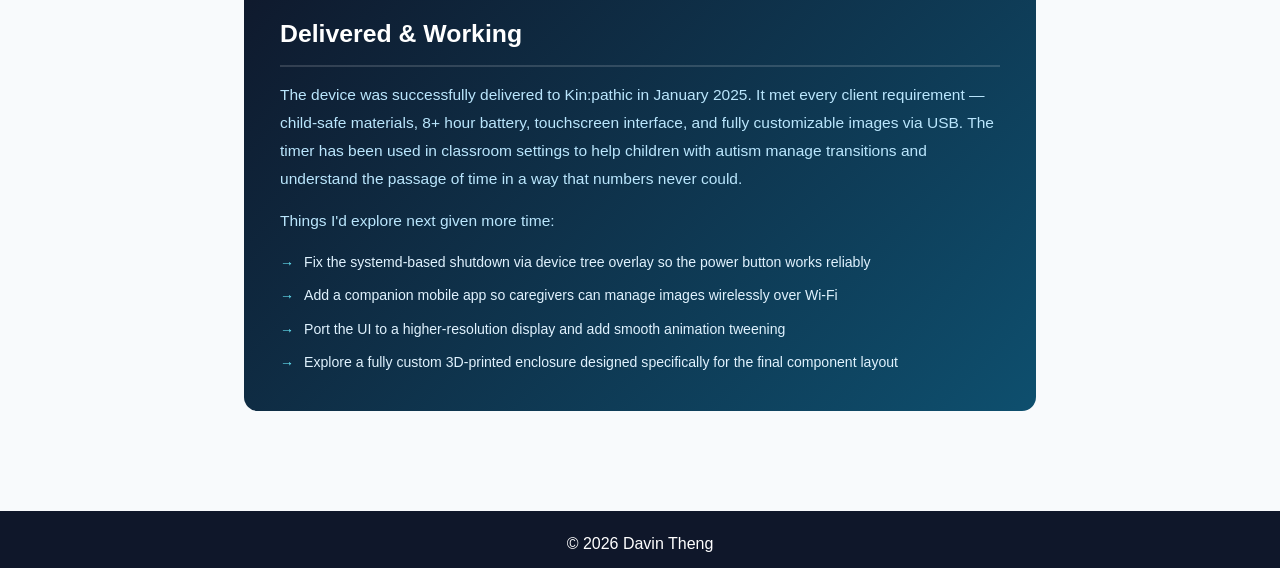
<file: kinpathic-timer.html>
<!DOCTYPE html>
<html lang="en">
<head>
    <meta charset="UTF-8">
    <meta name="viewport" content="width=device-width, initial-scale=1.0">
    <title>Kin:pathic Visual Timer | Davin Theng</title>
    <link rel="stylesheet" href="style.css">
    <style>
        /* ── Page base ── */
        body { background: #f8fafc; }

        /* ── Nav tweak for project pages ── */
        header { position: sticky; top: 0; z-index: 100; }

        /* ── Back link ── */
        .back-bar {
            background: #f1f5f9;
            border-bottom: 1px solid #e2e8f0;
            padding: 12px 8%;
        }
        .back-link {
            display: inline-flex;
            align-items: center;
            gap: 6px;
            color: #2563eb;
            text-decoration: none;
            font-size: 0.88rem;
            font-weight: 600;
        }
        .back-link:hover { text-decoration: underline; }

        /* ── Hero ── */
        .project-hero {
            background: linear-gradient(140deg, #0f172a 0%, #0e4f6e 60%, #0891b2 100%);
            color: white;
            padding: 72px 10% 60px;
        }
        .hero-inner {
            max-width: 860px;
        }
        .eyebrow {
            font-size: 0.78rem;
            letter-spacing: 0.14em;
            text-transform: uppercase;
            color: #67e8f9;
            margin-bottom: 16px;
            font-weight: 600;
        }
        .project-hero h1 {
            font-size: 2.8rem;
            font-weight: 800;
            line-height: 1.15;
            margin-bottom: 18px;
        }
        .project-hero .subtitle {
            font-size: 1.1rem;
            color: #bae6fd;
            max-width: 640px;
            line-height: 1.65;
            margin-bottom: 28px;
        }
        .tag-row { display: flex; flex-wrap: wrap; gap: 8px; }
        .tag {
            background: rgba(255,255,255,0.1);
            border: 1px solid rgba(255,255,255,0.22);
            color: #e0f2fe;
            padding: 5px 13px;
            border-radius: 20px;
            font-size: 0.78rem;
            font-weight: 500;
        }

        /* ── Stats bar ── */
        .stats-bar {
            background: white;
            border-bottom: 1px solid #e2e8f0;
            padding: 22px 10%;
            display: flex;
            gap: 48px;
            flex-wrap: wrap;
        }
        .stat { text-align: left; }
        .stat .num {
            font-size: 1.5rem;
            font-weight: 800;
            color: #0f172a;
            display: block;
        }
        .stat .label {
            font-size: 0.75rem;
            color: #64748b;
            text-transform: uppercase;
            letter-spacing: 0.08em;
        }

        /* ── Layout ── */
        .project-body {
            max-width: 920px;
            margin: 0 auto;
            padding: 56px 5% 100px;
        }

        /* ── Section headings ── */
        .section-label {
            font-size: 0.72rem;
            font-weight: 700;
            text-transform: uppercase;
            letter-spacing: 0.14em;
            color: #0891b2;
            margin-bottom: 8px;
        }
        .project-body h2 {
            font-size: 1.55rem;
            font-weight: 800;
            color: #0f172a;
            margin: 64px 0 14px;
            padding-bottom: 12px;
            border-bottom: 2px solid #e2e8f0;
        }
        .project-body h2:first-child { margin-top: 0; }

        .project-body p {
            color: #334155;
            line-height: 1.8;
            margin-bottom: 14px;
            font-size: 0.97rem;
        }

        /* ── Role callout ── */
        .role-callout {
            background: linear-gradient(135deg, #ecfeff, #e0f2fe);
            border-left: 4px solid #0891b2;
            border-radius: 0 10px 10px 0;
            padding: 18px 22px;
            margin: 20px 0 30px;
        }
        .role-callout strong { color: #0e4f6e; font-size: 0.95rem; }
        .role-callout p { margin: 6px 0 0; color: #0e4f6e; font-size: 0.88rem; line-height: 1.55; }

        /* ── Photo ── */
        .full-photo {
            width: 100%;
            border-radius: 12px;
            box-shadow: 0 4px 24px rgba(0,0,0,0.13);
            margin: 22px 0 8px;
            display: block;
        }
        .caption {
            text-align: center;
            font-size: 0.78rem;
            color: #94a3b8;
            margin-bottom: 28px;
            font-style: italic;
        }

        /* ── Video ── */
        .video-wrapper {
            margin: 24px 0 8px;
            border-radius: 12px;
            overflow: hidden;
            box-shadow: 0 4px 20px rgba(0,0,0,0.14);
            background: #000;
        }
        .video-wrapper video {
            width: 100%;
            display: block;
            max-height: 480px;
        }

        /* ── Code block ── */
        .code-label {
            background: #1e293b;
            color: #94a3b8;
            font-family: 'Courier New', monospace;
            font-size: 0.72rem;
            padding: 8px 18px;
            border-radius: 10px 10px 0 0;
            display: flex;
            align-items: center;
            gap: 8px;
        }
        .code-label span { color: #67e8f9; }
        .code-block {
            background: #0f172a;
            color: #cbd5e1;
            border-radius: 0 0 10px 10px;
            padding: 20px 22px;
            font-family: 'Courier New', monospace;
            font-size: 0.82rem;
            line-height: 1.7;
            overflow-x: auto;
            margin: 0 0 24px;
        }
        .co  { color: #475569; }   /* comment */
        .kw  { color: #67e8f9; }   /* keyword */
        .fn  { color: #a5f3fc; }   /* function */
        .st  { color: #86efac; }   /* string */
        .nm  { color: #fbbf24; }   /* number */
        .cm  { color: #f472b6; }   /* constant/class */

        /* ── Feature grid ── */
        .feature-grid {
            display: grid;
            grid-template-columns: repeat(auto-fit, minmax(210px, 1fr));
            gap: 14px;
            margin: 22px 0;
        }
        .feature-card {
            background: white;
            border: 1px solid #e2e8f0;
            border-radius: 10px;
            padding: 20px 18px;
            transition: box-shadow 0.2s;
        }
        .feature-card:hover { box-shadow: 0 4px 16px rgba(0,0,0,0.08); }
        .feature-card .icon { font-size: 1.5rem; margin-bottom: 10px; }
        .feature-card h3 { font-size: 0.9rem; color: #0f172a; margin-bottom: 6px; font-weight: 700; }
        .feature-card p  { font-size: 0.82rem; color: #64748b; margin: 0; line-height: 1.55; }

        /* ── Timeline / challenge ── */
        .timeline {
            border-left: 3px solid #bae6fd;
            padding-left: 26px;
            margin: 22px 0;
            display: flex;
            flex-direction: column;
            gap: 28px;
        }
        .tl-item { position: relative; }
        .tl-dot {
            position: absolute;
            left: -34px;
            top: 4px;
            width: 14px;
            height: 14px;
            background: #0891b2;
            border-radius: 50%;
            border: 3px solid #e0f2fe;
        }
        .tl-item h3 { font-size: 0.95rem; color: #0f172a; font-weight: 700; margin-bottom: 6px; }
        .tl-item p  { font-size: 0.87rem; color: #334155; margin: 0; line-height: 1.65; }

        /* ── Callout box ── */
        .callout {
            background: #fefce8;
            border: 1px solid #fde68a;
            border-radius: 10px;
            padding: 16px 20px;
            margin: 20px 0;
            font-size: 0.88rem;
            color: #78350f;
            line-height: 1.6;
        }
        .callout strong { color: #92400e; }

        /* ── BOM table ── */
        .bom-table {
            width: 100%;
            border-collapse: collapse;
            font-size: 0.85rem;
            margin: 18px 0 28px;
            background: white;
            border-radius: 10px;
            overflow: hidden;
            box-shadow: 0 1px 6px rgba(0,0,0,0.06);
        }
        .bom-table th {
            background: #0f172a;
            color: white;
            padding: 11px 16px;
            text-align: left;
            font-weight: 600;
        }
        .bom-table td {
            padding: 10px 16px;
            border-bottom: 1px solid #f1f5f9;
            color: #334155;
        }
        .bom-table tr:last-child td { border-bottom: none; }
        .bom-table tr:nth-child(even) td { background: #f8fafc; }

        /* ── Two-col layout ── */
        .two-col {
            display: grid;
            grid-template-columns: 1fr 1fr;
            gap: 20px;
            margin: 20px 0;
        }
        @media (max-width: 650px) {
            .two-col { grid-template-columns: 1fr; }
            .project-hero h1 { font-size: 1.9rem; }
            .project-hero { padding: 50px 6% 44px; }
            .stats-bar { gap: 24px; padding: 18px 6%; }
            .project-body { padding: 40px 6% 80px; }
        }

        /* ── Team ── */
        .team-row {
            display: grid;
            grid-template-columns: repeat(auto-fit, minmax(180px, 1fr));
            gap: 14px;
            margin: 18px 0;
        }
        .team-card {
            background: white;
            border: 1px solid #e2e8f0;
            border-radius: 10px;
            padding: 18px 16px;
        }
        .team-card .avatar {
            width: 44px; height: 44px;
            border-radius: 50%;
            background: #0891b2;
            color: white;
            font-weight: 800;
            font-size: 1rem;
            display: flex; align-items: center; justify-content: center;
            margin-bottom: 10px;
        }
        .team-card.me .avatar { background: #0f172a; }
        .team-card h3 { font-size: 0.88rem; font-weight: 700; color: #0f172a; margin-bottom: 4px; }
        .team-card .role-tag {
            display: inline-block;
            font-size: 0.7rem;
            background: #e0f2fe;
            color: #0369a1;
            padding: 2px 8px;
            border-radius: 10px;
            margin-bottom: 7px;
            font-weight: 600;
        }
        .team-card.me .role-tag { background: #0f172a; color: white; }
        .team-card p { font-size: 0.8rem; color: #64748b; margin: 0; line-height: 1.5; }

        /* ── Outcome banner ── */
        .outcome-banner {
            background: linear-gradient(135deg, #0f172a, #0e4f6e);
            color: white;
            border-radius: 14px;
            padding: 36px 36px;
            margin-top: 50px;
        }
        .outcome-banner h2 { color: white; border-bottom-color: rgba(255,255,255,0.15); margin-top: 0; }
        .outcome-banner p { color: #bae6fd; }
        .future-list {
            list-style: none;
            padding: 0;
            margin: 16px 0 0;
            display: flex;
            flex-direction: column;
            gap: 10px;
        }
        .future-list li {
            display: flex;
            align-items: flex-start;
            gap: 10px;
            font-size: 0.88rem;
            color: #e0f2fe;
        }
        .future-list li::before {
            content: "→";
            color: #67e8f9;
            font-weight: 700;
            flex-shrink: 0;
            margin-top: 1px;
        }
    </style>
</head>
<body>

<header>
    <nav>
        <h1>Davin Theng</h1>
        <ul>
            <li><a href="index.html#about">About</a></li>
            <li><a href="index.html#projects">Projects</a></li>
            <li><a href="index.html#resume">Resume</a></li>
            <li><a href="index.html#contact">Contact</a></li>
        </ul>
    </nav>
</header>

<div class="back-bar">
    <a class="back-link" href="index.html#projects">← Back to Projects</a>
</div>

<!-- ── HERO ── -->
<section class="project-hero">
    <div class="hero-inner">
        <p class="eyebrow">UMass Lowell · EECE 4991 Capstone · December 2024</p>
        <h1>Kin:pathic<br>Visual Timer</h1>
        <p class="subtitle">
            I led the software development and contributed to the physical chassis design
            for this accessibility device — a countdown timer that replaces numbers with
            personalized images to help children with autism understand the passage of time.
        </p>
        <div class="tag-row">
            <span class="tag">Python</span>
            <span class="tag">Pygame</span>
            <span class="tag">Raspberry Pi</span>
            <span class="tag">GPIO / PWM</span>
            <span class="tag">Embedded Systems</span>
            <span class="tag">CAD / 3D Design</span>
            <span class="tag">Accessibility</span>
        </div>
    </div>
</section>

<!-- ── STATS ── -->
<div class="stats-bar">
    <div class="stat"><span class="num">~80 hrs</span><span class="label">Dev time</span></div>
    <div class="stat"><span class="num">350+</span><span class="label">Lines of code</span></div>
    <div class="stat"><span class="num">3</span><span class="label">UI screens built</span></div>
    <div class="stat"><span class="num">8+ hrs</span><span class="label">Battery life</span></div>
    <div class="stat"><span class="num">Jan 2025</span><span class="label">Delivered to client</span></div>
</div>

<div class="project-body">

    <!-- ── MY ROLE ── -->
    <p class="section-label">My Role</p>
    <h2>What I Built</h2>

    <div class="role-callout">
        <strong>Lead Programmer & Chassis Co-Designer</strong>
        <p>
            I was responsible for the entire software side of this project — every screen, every interaction,
            every line of Python. I also helped design the physical chassis dimensions and layout
            that housed the Raspberry Pi, battery system, and speaker assembly.
        </p>
    </div>

    <p>
        This was my senior capstone project at UMass Lowell, built for Kin:pathic — a behavioral
        therapy company serving children with autism aged 18 months to 18 years. Their ask was
        simple but technically challenging: replace a traditional countdown timer with something
        a child could actually understand. Instead of numbers ticking down, a favorite image —
        a parent's face, a beloved character — slowly reveals itself as time passes.
    </p>
    <p>
        My job was to make that happen in software, running on a Raspberry Pi with a touchscreen,
        a USB drive full of custom images, and a speaker that fires an alarm at zero. I built
        everything from scratch using Python and Pygame.
    </p>

    <!-- ── HARDWARE PHOTO ── -->
    <p class="section-label">Hardware</p>
    <h2>Inside the Device</h2>
    <img class="full-photo" src="images/visual-timer.png" alt="Kin:pathic Visual Timer — interior hardware view">
    <p class="caption">The completed prototype open — Raspberry Pi 3B+ (left), UPS HAT with dual 18650 cells (right), PAM8302A amp + speaker in the lid, and the ribbon cable running to the touchscreen display.</p>

    <p>
        The chassis was sourced as a compatible enclosure for the Raspberry Pi touchscreen, then
        modified to fit our component layout. I helped plan where each part would sit — the Pi and
        UPS HAT stacked on the base, speaker mounted in the lid, the power switch and USB port
        punched through the side walls. The ribbon cable from the Pi to the display runs cleanly
        through the hinge. Every wire is routed intentionally with no loose connections, meeting
        the client's requirement that the device be fully safe for a classroom environment.
    </p>

    <!-- ── SOFTWARE DEMO ── -->
    <p class="section-label">Software</p>
    <h2>The Interface I Built</h2>

    <div class="video-container">
        <iframe 
            src="https://www.youtube.com/embed/n3CC7fE7j1s" 
            title="Project Demonstration Video" 
            frameborder="0" 
            allow="accelerometer; autoplay; clipboard-write; encrypted-media; gyroscope; picture-in-picture; web-share" 
            referrerpolicy="strict-origin-when-cross-origin" 
            allowfullscreen>
        </iframe>
    </div>
    <p class="caption">Screen recording of the Pygame application running on the Raspberry Pi touchscreen.</p>

    <div class="video-container">
        <iframe 
            src="https://www.youtube.com/embed/00NrHmqyKi8" 
            title="Timer Animation Demo" 
            frameborder="0" 
            allow="accelerometer; autoplay; clipboard-write; encrypted-media; gyroscope; picture-in-picture; web-share" 
            referrerpolicy="strict-origin-when-cross-origin" 
            allowfullscreen>
        </iframe>
    </div>
    <p class="caption">Screen recording of the timer in action.</p>

    <p>
        The entire UI runs in Pygame at 800×480px — no frame, fullscreen on boot. I designed
        and coded three separate screens: a Home screen, an Image Selection screen, and the
        Timer screen. Navigation is fully touch-driven, using Pygame's mouse collision detection
        on custom-drawn buttons. Each button has a shadow, a fill color, a darker outline, and an
        icon loaded from a local <code>UI/</code> folder — I built all of that rendering logic myself.
    </p>

    <div class="feature-grid">
        <div class="feature-card">
            <div class="icon">🏠</div>
            <h3>Home Screen</h3>
            <p>Two large touch buttons — Image Selection and Timer Countdown — with icons, shadows, and colored outlines. Entry point for all navigation.</p>
        </div>
        <div class="feature-card">
            <div class="icon">🖼️</div>
            <h3>Image Selection</h3>
            <p>Arrows to cycle through images loaded from a USB drive. The selected image previews inside a circular mask with the filename shown below.</p>
        </div>
        <div class="feature-card">
            <div class="icon">⏱️</div>
            <h3>Timer Screen</h3>
            <p>+/− buttons to set duration (5–60 min in 5-min steps). Play, Stop, Reset controls. The image uncovering from behind a cyan wedge as time passes.</p>
        </div>
        <div class="feature-card">
            <div class="icon">📐</div>
            <h3>Clock Face</h3>
            <p>60 spokes drawn with trigonometry — longer marks every 5th spoke, shorter in between — replicating a real clock face without using any images.</p>
        </div>
        <div class="feature-card">
            <div class="icon">🔔</div>
            <h3>Audio Alarm</h3>
            <p>GPIO pin 18 drives the PAM8302A amp via PWM. When the timer hits zero, alternating 440 Hz / 880 Hz tones play for 5 seconds.</p>
        </div>
        <div class="feature-card">
            <div class="icon">💾</div>
            <h3>USB Image Loading</h3>
            <p>Auto-detects a USB drive named "IMAGES". Falls back to a local folder if no drive is found. Supports .png, .jpg, .jpeg, and .bmp.</p>
        </div>
    </div>

    <!-- ── CODE DEEP DIVE ── -->
    <p class="section-label">Code Deep Dive</p>
    <h2>How the Timer Animation Works</h2>

    <p>
        The visual centerpiece of the whole project is the countdown animation — a cyan "pie slice"
        that shrinks as time passes, uncovering the image beneath it. I wrote this using polar
        coordinates and Pygame's polygon renderer. Here's the exact function:
    </p>

    <div class="code-label">Screen_Codev3.py &nbsp;·&nbsp; <span>draw_timer_circle()</span></div>
    <div class="code-block"><span class="kw">def</span> <span class="fn">draw_timer_circle</span>(screen, center, radius, time_remaining, total_time):
    full_circle = <span class="nm">360</span>
    remaining_angle = (time_remaining / total_time) * full_circle  <span class="co"># scale to degrees</span>

    <span class="co"># Build a polygon from the center outward — a "pie slice"</span>
    points = [center]  <span class="co"># anchor at clock center</span>
    <span class="kw">for</span> angle <span class="kw">in</span> <span class="fn">range</span>(<span class="nm">0</span>, <span class="fn">int</span>(remaining_angle) + <span class="nm">1</span>):
        x = center[<span class="nm">0</span>] + radius * math.cos(math.radians(<span class="nm">270</span> - angle))
        y = center[<span class="nm">1</span>] + radius * math.sin(math.radians(<span class="nm">270</span> - angle))
        points.append((x, y))

    pygame.draw.polygon(screen, BLUE, points)</div>

    <p>
        The key insight: I start the sweep from 270° (the 12 o'clock position) and work
        clockwise. As <code>time_remaining</code> shrinks toward zero, <code>remaining_angle</code> shrinks too,
        so the polygon gets smaller and more of the image below it becomes visible. The image
        is drawn first, then the polygon is drawn on top — simple painter's algorithm.
    </p>

    <h2>Circular Image Masking</h2>
    <p>
        Getting images to display inside a circle — not a rectangle — required a custom masking
        function. Pygame doesn't have a built-in circular clip, so I built one using an RGBA
        surface and alpha blending:
    </p>

    <div class="code-label">Screen_Codev3.py &nbsp;·&nbsp; <span>crop_image_to_circle()</span></div>
    <div class="code-block"><span class="kw">def</span> <span class="fn">crop_image_to_circle</span>(image, radius):
    <span class="co"># RGBA surface so we get real transparency</span>
    circle_surface = pygame.Surface((radius * <span class="nm">2</span>, radius * <span class="nm">2</span>), pygame.SRCALPHA)

    <span class="co"># White circle = the "keep" mask</span>
    pygame.draw.circle(circle_surface, (<span class="nm">255</span>, <span class="nm">255</span>, <span class="nm">255</span>), (radius, radius), radius)

    <span class="co"># Blit the image with BLEND_RGBA_MIN — pixels outside the white</span>
    <span class="co"># circle get their alpha zeroed out, making them transparent</span>
    image_rect = image.get_rect(center=(radius, radius))
    circle_surface.blit(image, image_rect, special_flags=pygame.BLEND_RGBA_MIN)

    <span class="kw">return</span> circle_surface</div>

    <h2>Clock Spokes with Trigonometry</h2>
    <p>
        The clock face ticks are drawn programmatically — no image files. I compute 60 spoke
        positions around the circle using polar math, making every 5th spoke longer to mark
        the hour positions, matching a real clock face:
    </p>

    <div class="code-label">Screen_Codev3.py &nbsp;·&nbsp; <span>draw_timer_spokes()</span></div>
    <div class="code-block"><span class="kw">def</span> <span class="fn">draw_timer_spokes</span>(color):
    center_x, center_y, radius = <span class="nm">400</span>, <span class="nm">260</span>, <span class="nm">195</span>
    even_spoke_length = <span class="nm">30</span>   <span class="co"># long mark every 5 spokes</span>
    odd_spoke_length  = <span class="nm">10</span>   <span class="co"># short marks in between</span>

    <span class="kw">for</span> i <span class="kw">in</span> <span class="fn">range</span>(<span class="nm">60</span>):
        angle = math.radians(i * <span class="nm">6</span>)  <span class="co"># 360° / 60 = 6° per spoke</span>
        spoke_length = even_spoke_length <span class="kw">if</span> i % <span class="nm">5</span> == <span class="nm">0</span> <span class="kw">else</span> odd_spoke_length

        start_x = center_x + radius * math.cos(angle)
        start_y = center_y + radius * math.sin(angle)
        end_x   = center_x + (radius - spoke_length) * math.cos(angle)
        end_y   = center_y + (radius - spoke_length) * math.sin(angle)

        pygame.draw.line(screen, color, (start_x, start_y), (end_x, end_y), <span class="nm">3</span>)</div>

    <h2>Audio Alarm via GPIO PWM</h2>
    <p>
        When the timer reaches zero, I trigger an audio alarm through GPIO pin 18 using
        the <code>gpiozero</code> library's <code>PWMOutputDevice</code>. The function alternates between
        440 Hz (A4) and 880 Hz (A5) tones for 5 seconds, driving the PAM8302A amplifier
        wired into the speaker in the lid:
    </p>

    <div class="code-label">Screen_Codev3.py &nbsp;·&nbsp; <span>play_alarm()</span></div>
    <div class="code-block">speaker = <span class="fn">PWMOutputDevice</span>(pin=<span class="nm">18</span>)

<span class="kw">def</span> <span class="fn">play_alarm</span>(speaker):
    start_time = time.time()
    tones = [<span class="nm">440</span>, <span class="nm">880</span>]  <span class="co"># A4 and A5</span>
    <span class="kw">while</span> time.time() - start_time < <span class="nm">5</span>:  <span class="co"># plays for 5 seconds</span>
        <span class="kw">for</span> freq <span class="kw">in</span> tones:
            speaker.frequency = freq
            speaker.value = <span class="nm">0.5</span>   <span class="co"># 50% duty cycle = half volume</span>
            <span class="fn">sleep</span>(<span class="nm">0.2</span>)
        speaker.off()
        <span class="fn">sleep</span>(<span class="nm">0.1</span>)
    speaker.off()</div>

    <h2>State Machine & Touch Input</h2>
    <p>
        The whole application runs on a three-state machine — <code>HOME</code>, <code>IMAGE_SELECTION</code>,
        and <code>TIMER</code> — managed in the main Pygame event loop. Every touch event is routed
        through <code>collidepoint()</code> checks against the active button rects for that state.
        This keeps the logic clean: each state only listens for the buttons that exist on its screen.
    </p>

    <div class="code-label">Screen_Codev3.py &nbsp;·&nbsp; <span>main event loop (condensed)</span></div>
    <div class="code-block">HOME, IMAGE_SELECTION, TIMER = <span class="nm">0</span>, <span class="nm">1</span>, <span class="nm">2</span>
current_state = HOME

<span class="kw">while</span> <span class="cm">True</span>:
    <span class="kw">for</span> event <span class="kw">in</span> pygame.event.get():
        <span class="kw">if</span> event.type == pygame.MOUSEBUTTONDOWN:
            mouse_x, mouse_y = event.pos

            <span class="kw">if</span> current_state == HOME:
                <span class="kw">if</span> image_button.collidepoint(mouse_x, mouse_y):
                    current_state = IMAGE_SELECTION
                    <span class="fn">loadImages</span>()     <span class="co"># scan USB drive on entry</span>
                <span class="kw">elif</span> timer_button.collidepoint(mouse_x, mouse_y):
                    current_state = TIMER

            <span class="kw">elif</span> current_state == TIMER:
                <span class="kw">if</span> play_button.collidepoint(mouse_x, mouse_y):
                    timer_running = <span class="cm">True</span>
                <span class="kw">elif</span> reset_button.collidepoint(mouse_x, mouse_y):
                    timer_running = <span class="cm">False</span>
                    timer_minutes = time_set   <span class="co"># restore user's chosen duration</span>
                    speaker.off()

    <span class="co"># Render the active screen</span>
    <span class="kw">if</span> current_state == HOME:        <span class="fn">display_home_screen</span>()
    <span class="kw">elif</span> current_state == IMAGE_SELECTION: <span class="fn">display_image_selection_screen</span>()
    <span class="kw">elif</span> current_state == TIMER:     <span class="fn">display_timer_screen</span>()

    pygame.display.update()
    clock.tick(<span class="nm">60</span>)</div>

    <!-- ── CHASSIS ── -->
    <p class="section-label">Physical Design</p>
    <h2>Chassis & Enclosure</h2>
    <p>
        Beyond software, I was involved in designing the chassis layout. The enclosure
        needed to meet strict client requirements: no glass, non-porous exterior, cleanable
        with disinfectant wipes, no loose wires, and accessible internals with just a screwdriver.
        I worked through where every component would mount and how wiring would route,
        with the goal of making the inside as organized as the outside.
    </p>

    <div class="two-col">
        <div>
            <p style="margin-top:0;"><strong>Layout decisions I made:</strong></p>
            <div class="timeline">
                <div class="tl-item">
                    <div class="tl-dot"></div>
                    <h3>Pi + UPS HAT stacking</h3>
                    <p>The UPS HAT sits directly on top of the GPIO headers, keeping the battery and power management directly under the Pi with minimal wiring.</p>
                </div>
                <div class="tl-item">
                    <div class="tl-dot"></div>
                    <h3>Speaker in the lid</h3>
                    <p>Mounting the speaker in the lid points audio forward toward the child rather than downward. The PAM8302A amp board is wired back to GPIO 18 on the Pi.</p>
                </div>
                <div class="tl-item">
                    <div class="tl-dot"></div>
                    <h3>Side-panel power switch</h3>
                    <p>The rocker switch is accessible to caregivers on the side of the device, out of reach when positioned on a shelf — meeting the classroom safety requirement.</p>
                </div>
                <div class="tl-item">
                    <div class="tl-dot"></div>
                    <h3>Cable management</h3>
                    <p>Ribbon cable for the touchscreen runs through the hinge channel. Power wires are zip-tied and clipped along the chassis walls, keeping everything secure.</p>
                </div>
            </div>
        </div>
        <div>
            <div class="callout">
                <strong>Client requirements the chassis had to meet:</strong><br><br>
                ✓ No glass surfaces<br>
                ✓ No latex materials<br>
                ✓ Non-porous, wipe-clean exterior<br>
                ✓ Accessible internals (screwdriver only)<br>
                ✓ No loose wires or components<br>
                ✓ Battery-powered, ≥ 8 hours runtime<br>
                ✓ Non-toxic exterior materials
            </div>
        </div>
    </div>

    <!-- ── CHALLENGES ── -->
    <p class="section-label">Problem Solving</p>
    <h2>Challenges I Worked Through</h2>

    <div class="timeline">
        <div class="tl-item">
            <div class="tl-dot"></div>
            <h3>The Arduino couldn't handle it — so I switched to Raspberry Pi</h3>
            <p>
                We originally planned to use an Arduino Uno with a TFT LCD and SD card.
                After weeks of trying to optimize it, I hit a hard wall: the Arduino's limited
                processing power couldn't simultaneously manage graphics rendering and SD card
                image loading at any acceptable speed. I advocated for switching to a Raspberry Pi,
                which opened up Python, Pygame, and proper Linux file system access — but it also
                meant completely rewriting the software from scratch and sourcing a compatible
                touchscreen.
            </p>
        </div>
        <div class="tl-item">
            <div class="tl-dot"></div>
            <h3>SD card → USB drive for image management</h3>
            <p>
                The original plan stored images on an SD card. In practice, caregivers found
                it awkward to remove, edit, and reinsert — especially with the Pi's own SD card
                already in use for the OS. I redesigned the image loading logic to look for a
                USB drive named "IMAGES" mounted under <code>/media/</code>, with a local
                folder fallback. This made swapping images as simple as plugging in a flash drive.
            </p>
        </div>
        <div class="tl-item">
            <div class="tl-dot"></div>
            <h3>Shutdown safety with newer Raspberry Pi OS</h3>
            <p>
                The ATXRaspi shutdown board we used was designed for older Raspberry Pi OS
                versions that used init scripts. Newer OS versions manage shutdown through systemd,
                so the expected process was showing as inactive and the safe-shutdown button
                wasn't working. I traced the issue to the OS version difference and identified
                that a device tree overlay remapping the GPIO shutdown pin was the correct fix —
                something that would be implemented in a production revision.
            </p>
        </div>
        <div class="tl-item">
            <div class="tl-dot"></div>
            <h3>Drawing a clock face without any image files</h3>
            <p>
                I wanted the timer's clock face — the 60 spokes, the circular outline —
                to be fully programmatic, with no image assets needed. I worked out the
                trigonometry to place 60 evenly-spaced tick marks around the circle, alternating
                long and short marks every 5 ticks to mirror a real clock. This also meant
                the clock renders perfectly at any resolution without needing texture scaling.
            </p>
        </div>
    </div>

    <!-- ── BOM ── -->
    <p class="section-label">Hardware</p>
    <h2>Key Components</h2>
    <table class="bom-table">
        <thead>
            <tr><th>Component</th><th>Role in the device</th><th>Unit Cost</th></tr>
        </thead>
        <tbody>
            <tr><td>Raspberry Pi 3 Model B</td><td>Main processor — runs Python/Pygame, handles all I/O</td><td>—</td></tr>
            <tr><td>Raspberry Pi 7" Touchscreen</td><td>800×480 touch display for the UI</td><td>—</td></tr>
            <tr><td>UPS HAT (18650 battery board)</td><td>Power management — charges, discharges, and protects the cells</td><td>—</td></tr>
            <tr><td>18650 Li-Ion Cells (×2, 9900mAh)</td><td>Rechargeable battery providing 8+ hrs of runtime</td><td>—</td></tr>
            <tr><td>PAM8302A Speaker Driver</td><td>Amplifies GPIO PWM audio signal to drive the speaker</td><td>$3.95</td></tr>
            <tr><td>8Ω 2W Speaker</td><td>Plays the alarm tone when the timer reaches zero</td><td>$3.67</td></tr>
            <tr><td>Rocker Switch SPST</td><td>Main power on/off for caregivers</td><td>$3.09</td></tr>
            <tr><td>M3 Hardware (screws, nuts, standoffs)</td><td>Secures all components inside the chassis</td><td>~$22.78</td></tr>
        </tbody>
    </table>

    <!-- ── TEAM ── -->
    <p class="section-label">Team</p>
    <h2>Who I Worked With</h2>
    <div class="team-row">
        <div class="team-card me">
            <div class="avatar">DT</div>
            <h3>Davin Theng</h3>
            <div class="role-tag">⭐ My Role</div>
            <p>Lead Programmer — entire Pygame UI, timer logic, image display, audio alarm, state machine, USB loading. Co-designed chassis layout.</p>
        </div>
        <div class="team-card">
            <div class="avatar">KA</div>
            <h3>Kendrys Arias</h3>
            <div class="role-tag">CpE</div>
            <p>Raspberry Pi OS setup, system configuration, software integration and testing.</p>
        </div>
        <div class="team-card">
            <div class="avatar">PN</div>
            <h3>Phat Nguyen</h3>
            <div class="role-tag">EE</div>
            <p>Hardware assembly, PCB design and wiring, power system integration.</p>
        </div>
        <div class="team-card">
            <div class="avatar">GP</div>
            <h3>Gregory Pierre-Jacques</h3>
            <div class="role-tag">EE</div>
            <p>3D printing the chassis, component mounting, circuit assembly.</p>
        </div>
    </div>
    <p style="font-size:0.82rem; color:#94a3b8; margin-top:10px;">
        Mentor: Dr. Senait Haileselassie, EEE Department &nbsp;·&nbsp;
        Client: Kin:pathic ABA (Amherst & Nashua, NH)
    </p>

    <!-- ── OUTCOME ── -->
    <div class="outcome-banner">
        <p class="section-label" style="color:#67e8f9;">Outcome</p>
        <h2>Delivered & Working</h2>
        <p>
            The device was successfully delivered to Kin:pathic in January 2025.
            It met every client requirement — child-safe materials, 8+ hour battery,
            touchscreen interface, and fully customizable images via USB.
            The timer has been used in classroom settings to help children with autism
            manage transitions and understand the passage of time in a way that
            numbers never could.
        </p>
        <p>Things I'd explore next given more time:</p>
        <ul class="future-list">
            <li>Fix the systemd-based shutdown via device tree overlay so the power button works reliably</li>
            <li>Add a companion mobile app so caregivers can manage images wirelessly over Wi-Fi</li>
            <li>Port the UI to a higher-resolution display and add smooth animation tweening</li>
            <li>Explore a fully custom 3D-printed enclosure designed specifically for the final component layout</li>
        </ul>
    </div>

</div>

<footer>
    <p>© 2026 Davin Theng</p>
</footer>

<script src="script.js"></script>
</body>
</html>
</file>
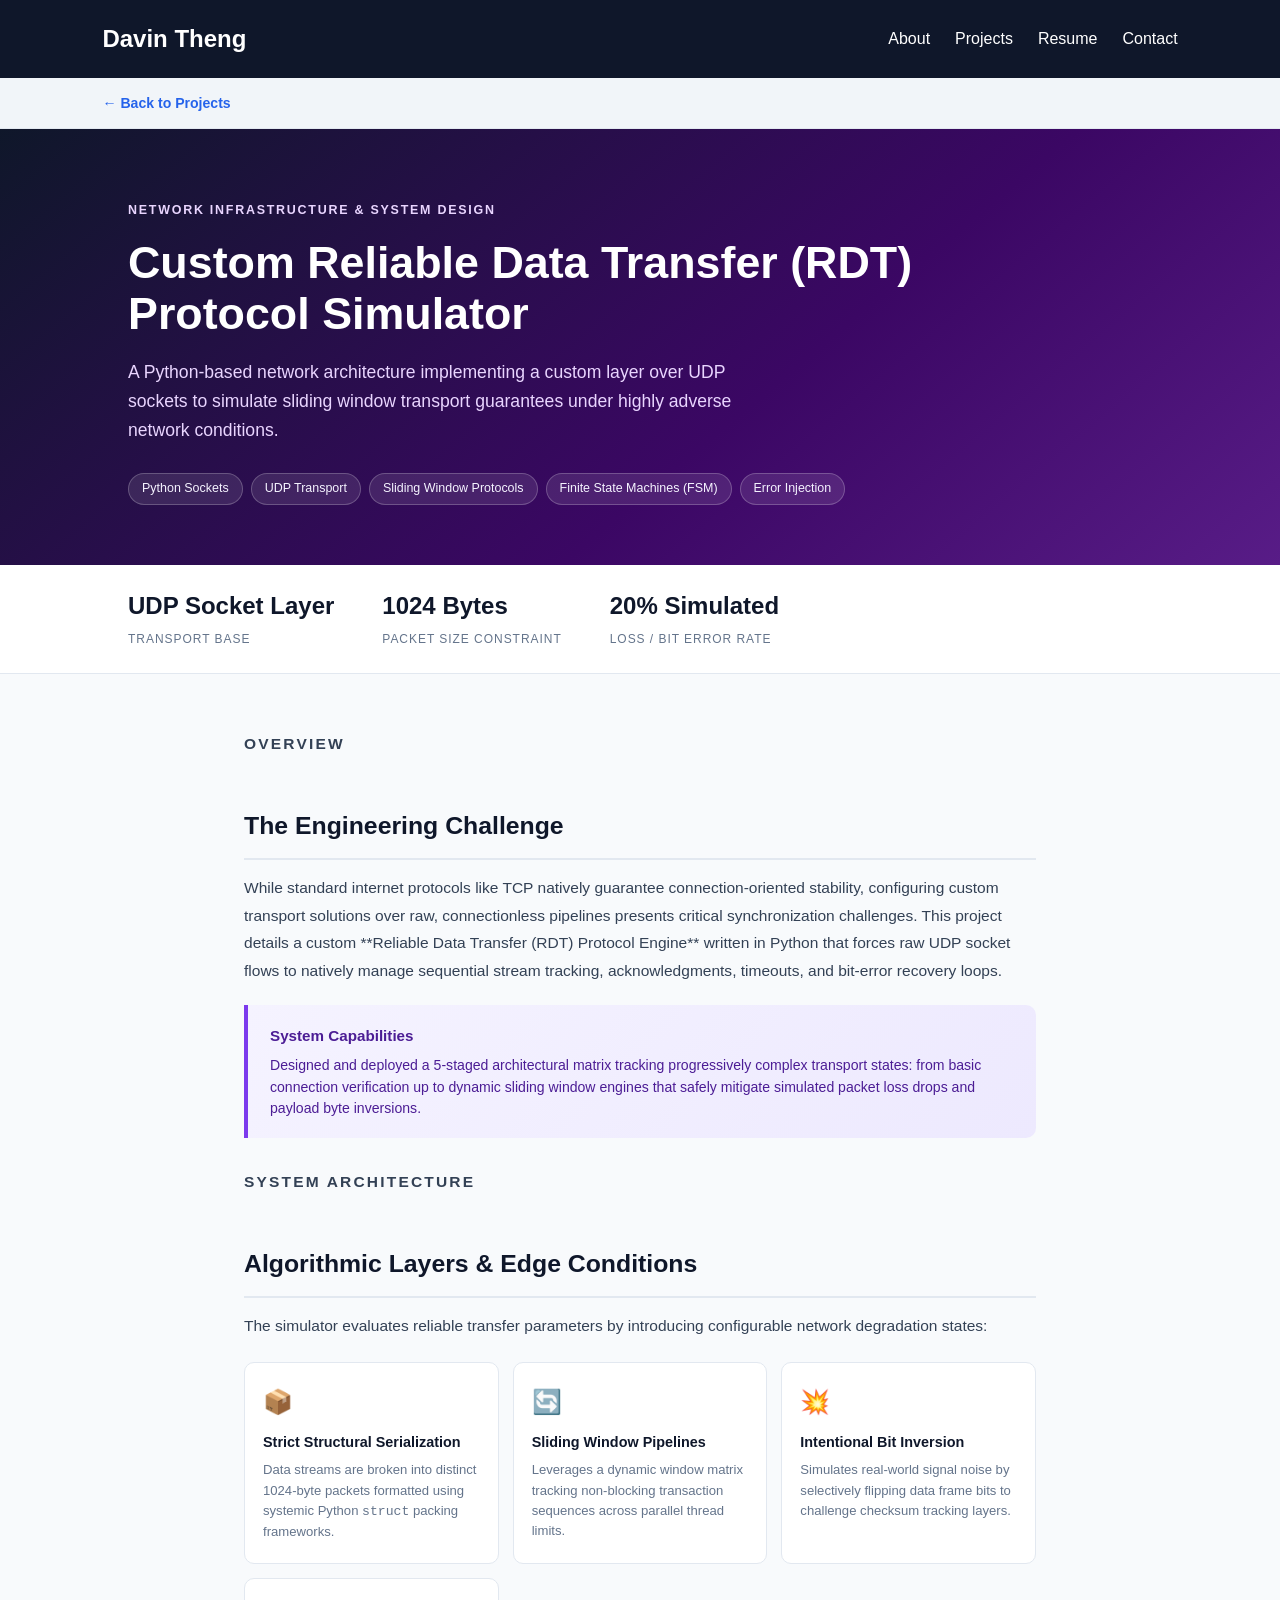
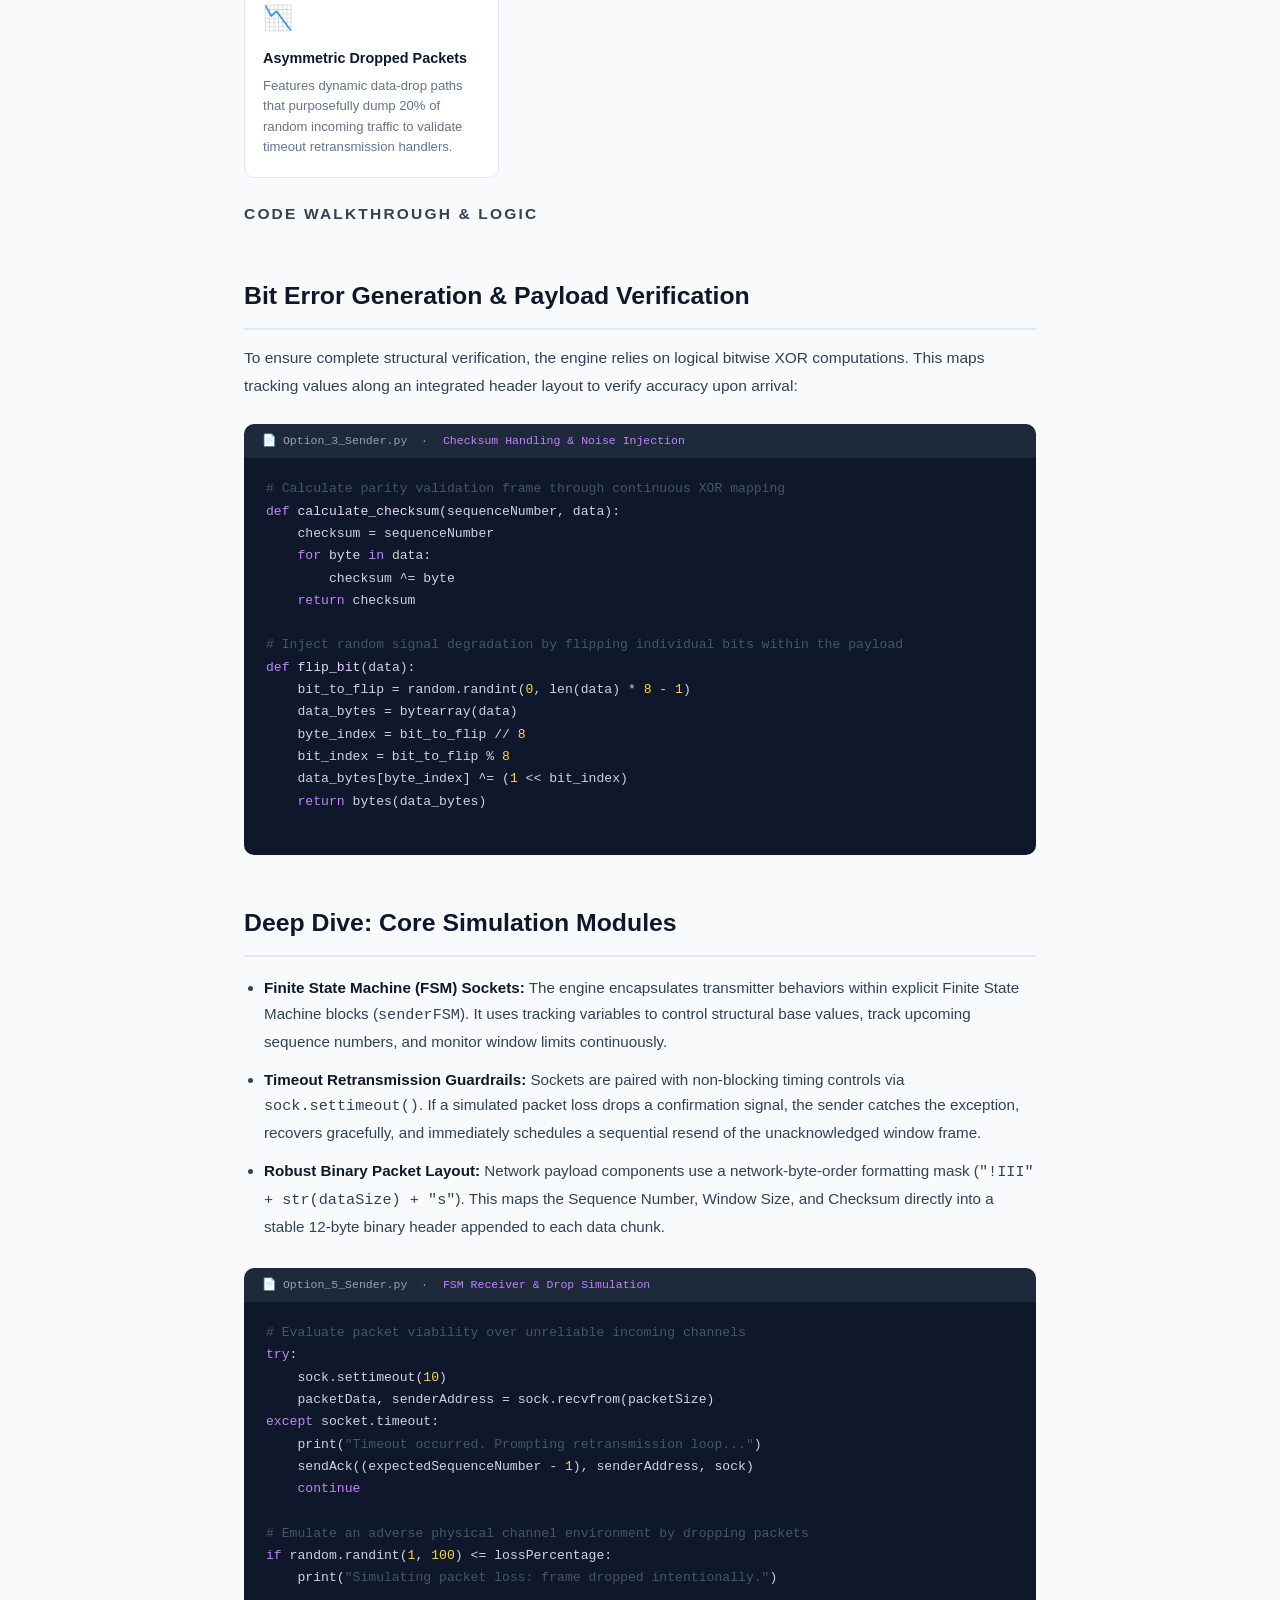
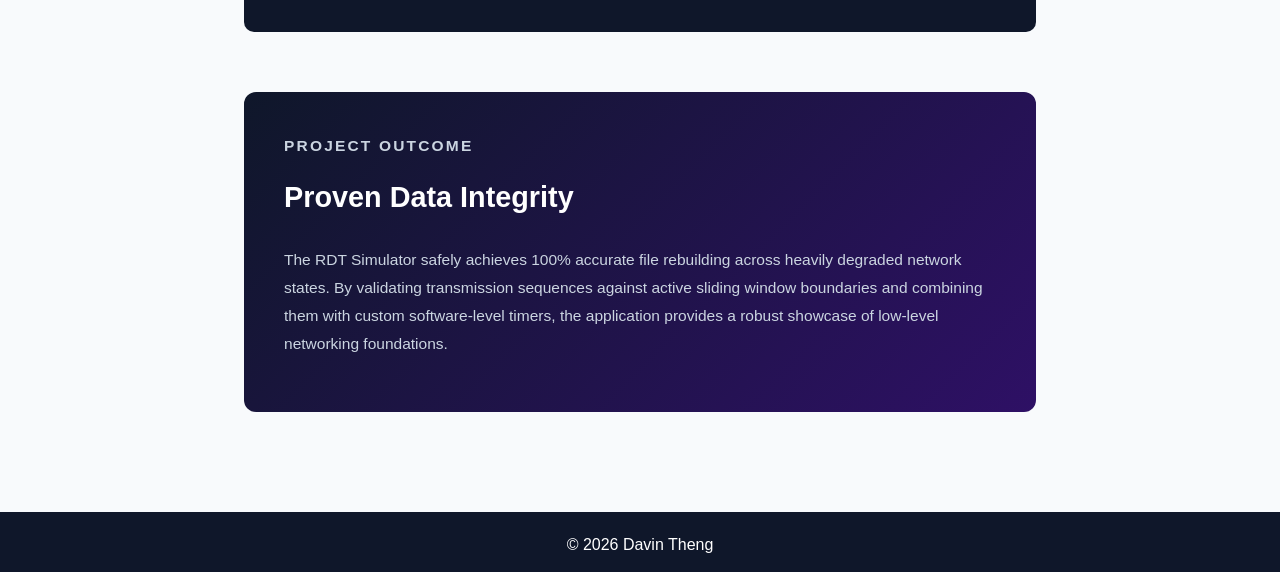
<file: rdt-protocol.html>
<!DOCTYPE html>
<html lang="en">
<head>
    <meta charset="UTF-8">
    <meta name="viewport" content="width=device-width, initial-scale=1.0">
    <title>Reliable Data Transfer Protocol Simulator | Davin Theng</title>
    <link rel="stylesheet" href="style.css">
    <style>
        /* ── Page base ── */
        body { background: #f8fafc; }

        /* ── Nav tweak for project pages ── */
        header { position: sticky; top: 0; z-index: 100; }

        /* ── Back link ── */
        .back-bar {
            background: #f1f5f9;
            border-bottom: 1px solid #e2e8f0;
            padding: 12px 8%;
        }
        .back-link {
            display: inline-flex;
            align-items: center;
            gap: 6px;
            color: #2563eb;
            text-decoration: none;
            font-size: 0.88rem;
            font-weight: 600;
        }
        .back-link:hover { text-decoration: underline; }

        /* ── Hero ── */
        .project-hero {
            background: linear-gradient(140deg, #0f172a 0%, #3b0764 60%, #581c87 100%);
            color: white;
            padding: 72px 10% 60px;
        }
        .hero-inner { max-width: 860px; }
        .eyebrow {
            font-size: 0.78rem;
            letter-spacing: 0.14em;
            text-transform: uppercase;
            color: #e9d5ff;
            margin-bottom: 16px;
            font-weight: 600;
        }
        .project-hero h1 {
            font-size: 2.8rem;
            font-weight: 800;
            line-height: 1.15;
            margin-bottom: 18px;
        }
        .project-hero .subtitle {
            font-size: 1.1rem;
            color: #e9d5ff;
            max-width: 640px;
            line-height: 1.65;
            margin-bottom: 28px;
        }
        .tag-row { display: flex; flex-wrap: wrap; gap: 8px; }
        .tag {
            background: rgba(255,255,255,0.1);
            border: 1px solid rgba(255,255,255,0.22);
            color: #f5f3ff;
            padding: 5px 13px;
            border-radius: 20px;
            font-size: 0.78rem;
            font-weight: 500;
        }

        /* ── Stats bar ── */
        .stats-bar {
            background: white;
            border-bottom: 1px solid #e2e8f0;
            padding: 22px 10%;
            display: flex;
            gap: 48px;
            flex-wrap: wrap;
        }
        .stat { text-align: left; }
        .stat .num {
            font-size: 1.5rem;
            font-weight: 800;
            color: #0f172a;
            display: block;
        }
        .stat .label {
            font-size: 0.75rem;
            color: #64748b;
            text-transform: uppercase;
            letter-spacing: 0.08em;
        }

        /* ── Layout ── */
        .project-body {
            max-width: 920px;
            margin: 0 auto;
            padding: 56px 5% 100px;
        }

        /* ── Section headings ── */
        .section-label {
            font-size: 0.72rem;
            font-weight: 700;
            text-transform: uppercase;
            letter-spacing: 0.14em;
            color: #7c3aed;
            margin-bottom: 8px;
        }
        .project-body h2 {
            font-size: 1.55rem;
            font-weight: 800;
            color: #0f172a;
            margin: 48px 0 14px;
            padding-bottom: 12px;
            border-bottom: 2px solid #e2e8f0;
        }
        .project-body h2:first-child { margin-top: 0; }

        .project-body p {
            color: #334155;
            line-height: 1.8;
            margin-bottom: 14px;
            font-size: 0.97rem;
        }

        /* ── Role callout ── */
        .role-callout {
            background: linear-gradient(135deg, #f5f3ff, #ede9fe);
            border-left: 4px solid #7c3aed;
            border-radius: 0 10px 10px 0;
            padding: 18px 22px;
            margin: 20px 0 30px;
        }
        .role-callout strong { color: #4c1d95; font-size: 0.95rem; }
        .role-callout p { margin: 6px 0 0; color: #4c1d95; font-size: 0.88rem; line-height: 1.55; }

        /* ── Code block ── */
        .code-container { margin: 24px 0 36px; }
        .code-label {
            background: #1e293b;
            color: #94a3b8;
            font-family: 'Courier New', monospace;
            font-size: 0.72rem;
            padding: 8px 18px;
            border-radius: 10px 10px 0 0;
            display: flex;
            align-items: center;
            gap: 8px;
        }
        .code-label span { color: #c084fc; }
        .code-block {
            background: #0f172a;
            color: #cbd5e1;
            border-radius: 0 0 10px 10px;
            padding: 20px 22px;
            font-family: 'Courier New', monospace;
            font-size: 0.82rem;
            line-height: 1.7;
            overflow-x: auto;
            margin: 0;
        }
        .co  { color: #475569; }   /* comment */
        .kw  { color: #c084fc; }   /* keyword */
        .fn  { color: #e9d5ff; }   /* function */
        .nm  { color: #fcd34d; }   /* number */

        /* ── Technical Breakdown list ── */
        .tech-list { margin: 18px 0 28px 20px; padding: 0; }
        .tech-list li { color: #334155; line-height: 1.7; margin-bottom: 12px; font-size: 0.95rem; }
        .tech-list strong { color: #0f172a; }

        /* ── Feature grid ── */
        .feature-grid {
            display: grid;
            grid-template-columns: repeat(auto-fit, minmax(210px, 1fr));
            gap: 14px;
            margin: 22px 0;
        }
        .feature-card {
            background: white;
            border: 1px solid #e2e8f0;
            border-radius: 10px;
            padding: 20px 18px;
            transition: box-shadow 0.2s;
        }
        .feature-card:hover { box-shadow: 0 4px 166px rgba(0,0,0,0.08); }
        .feature-card .icon { font-size: 1.5rem; margin-bottom: 10px; }
        .feature-card h3 { font-size: 0.9rem; color: #0f172a; margin-bottom: 6px; font-weight: 700; }
        .feature-card p  { font-size: 0.82rem; color: #64748b; margin: 0; line-height: 1.55; }

        /* ── Outcome Banner ── */
        .outcome-banner {
            background: linear-gradient(135deg, #0f172a 0%, #2e1065 100%);
            color: white;
            padding: 40px;
            border-radius: 12px;
            margin-top: 60px;
        }
        .outcome-banner h2 {
            color: white !important;
            border-bottom: none !important;
            margin-top: 0 !important;
            font-size: 1.8rem !important;
        }
        .outcome-banner p { color: #cbd5e1 !important; }
    </style>
</head>
<body>

    <header>
        <nav>
            <h1>Davin Theng</h1>
            <ul>
                <li><a href="index.html#about">About</a></li>
                <li><a href="index.html#projects">Projects</a></li>
                <li><a href="index.html#resume">Resume</a></li>
                <li><a href="index.html#contact">Contact</a></li>
            </ul>
        </nav>
    </header>

    <div class="back-bar">
        <a href="index.html#projects" class="back-link">← Back to Projects</a>
    </div>

    <section class="project-hero">
        <div class="hero-inner">
            <p class="eyebrow">Network Infrastructure & System Design</p>
            <h1>Custom Reliable Data Transfer (RDT) Protocol Simulator</h1>
            <p class="subtitle">
                A Python-based network architecture implementing a custom layer over UDP sockets to simulate sliding window transport guarantees under highly adverse network conditions.
            </p>
            <div class="tag-row">
                <span class="tag">Python Sockets</span>
                <span class="tag">UDP Transport</span>
                <span class="tag">Sliding Window Protocols</span>
                <span class="tag">Finite State Machines (FSM)</span>
                <span class="tag">Error Injection</span>
            </div>
        </div>
    </section>

    <div class="stats-bar">
        <div class="stat">
            <span class="num">UDP Socket Layer</span>
            <span class="label">Transport Base</span>
        </div>
        <div class="stat">
            <span class="num">1024 Bytes</span>
            <span class="label">Packet Size Constraint</span>
        </div>
        <div class="stat">
            <span class="num">20% Simulated</span>
            <span class="label">Loss / Bit Error Rate</span>
        </div>
    </div>

    <div class="project-body">

        <p class="section-label">Overview</p>
        <h2>The Engineering Challenge</h2>
        <p>
            While standard internet protocols like TCP natively guarantee connection-oriented stability, configuring custom transport solutions over raw, connectionless pipelines presents critical synchronization challenges. This project details a custom **Reliable Data Transfer (RDT) Protocol Engine** written in Python that forces raw UDP socket flows to natively manage sequential stream tracking, acknowledgments, timeouts, and bit-error recovery loops.
        </p>

        <div class="role-callout">
            <strong>System Capabilities</strong>
            <p>Designed and deployed a 5-staged architectural matrix tracking progressively complex transport states: from basic connection verification up to dynamic sliding window engines that safely mitigate simulated packet loss drops and payload byte inversions.</p>
        </div>

        <p class="section-label">System Architecture</p>
        <h2>Algorithmic Layers & Edge Conditions</h2>
        <p>
            The simulator evaluates reliable transfer parameters by introducing configurable network degradation states:
        </p>

        <div class="feature-grid">
            <div class="feature-card">
                <div class="icon">📦</div>
                <h3>Strict Structural Serialization</h3>
                <p>Data streams are broken into distinct 1024-byte packets formatted using systemic Python <code>struct</code> packing frameworks.</p>
            </div>
            <div class="feature-card">
                <div class="icon">🔄</div>
                <h3>Sliding Window Pipelines</h3>
                <p>Leverages a dynamic window matrix tracking non-blocking transaction sequences across parallel thread limits.</p>
            </div>
            <div class="feature-card">
                <div class="icon">💥</div>
                <h3>Intentional Bit Inversion</h3>
                <p>Simulates real-world signal noise by selectively flipping data frame bits to challenge checksum tracking layers.</p>
            </div>
            <div class="feature-card">
                <div class="icon">📉</div>
                <h3>Asymmetric Dropped Packets</h3>
                <p>Features dynamic data-drop paths that purposefully dump 20% of random incoming traffic to validate timeout retransmission handlers.</p>
            </div>
        </div>

        <p class="section-label">Code Walkthrough & Logic</p>
        <h2>Bit Error Generation & Payload Verification</h2>
        <p>
            To ensure complete structural verification, the engine relies on logical bitwise XOR computations. This maps tracking values along an integrated header layout to verify accuracy upon arrival:
        </p>

        <div class="code-container">
            <div class="code-label">📄 Option_3_Sender.py &nbsp;·&nbsp; <span>Checksum Handling & Noise Injection</span></div>
            <pre class="code-block">
<span class="co"># Calculate parity validation frame through continuous XOR mapping</span>
<span class="kw">def</span> <span class="fn">calculate_checksum</span>(sequenceNumber, data):
    checksum = sequenceNumber
    <span class="kw">for</span> byte <span class="kw">in</span> data:
        checksum ^= byte
    <span class="kw">return</span> checksum

<span class="co"># Inject random signal degradation by flipping individual bits within the payload</span>
<span class="kw">def</span> <span class="fn">flip_bit</span>(data):
    bit_to_flip = random.randint(<span class="nm">0</span>, len(data) * <span class="nm">8</span> - <span class="nm">1</span>)
    data_bytes = bytearray(data)
    byte_index = bit_to_flip // <span class="nm">8</span>
    bit_index = bit_to_flip % <span class="nm">8</span>
    data_bytes[byte_index] ^= (<span class="nm">1</span> << bit_index)
    <span class="kw">return</span> bytes(data_bytes)
            </pre>
        </div>

        <h2>Deep Dive: Core Simulation Modules</h2>
        <ul class="tech-list">
            <li>
                <strong>Finite State Machine (FSM) Sockets:</strong> The engine encapsulates transmitter behaviors within explicit Finite State Machine blocks (<code>senderFSM</code>). It uses tracking variables to control structural base values, track upcoming sequence numbers, and monitor window limits continuously.
            </li>
            <li>
                <strong>Timeout Retransmission Guardrails:</strong> Sockets are paired with non-blocking timing controls via <code>sock.settimeout()</code>. If a simulated packet loss drops a confirmation signal, the sender catches the exception, recovers gracefully, and immediately schedules a sequential resend of the unacknowledged window frame.
            </li>
            <li>
                <strong>Robust Binary Packet Layout:</strong> Network payload components use a network-byte-order formatting mask (<code>"!III" + str(dataSize) + "s"</code>). This maps the Sequence Number, Window Size, and Checksum directly into a stable 12-byte binary header appended to each data chunk.
            </li>
        </ul>

        <div class="code-container">
            <div class="code-label">📄 Option_5_Sender.py &nbsp;·&nbsp; <span>FSM Receiver & Drop Simulation</span></div>
            <pre class="code-block">
<span class="co"># Evaluate packet viability over unreliable incoming channels</span>
<span class="kw">try</span>:
    sock.settimeout(<span class="nm">10</span>)
    packetData, senderAddress = sock.recvfrom(packetSize)
<span class="kw">except</span> socket.timeout:
    print(<span class="co">"Timeout occurred. Prompting retransmission loop..."</span>)
    sendAck((expectedSequenceNumber - <span class="nm">1</span>), senderAddress, sock)
    <span class="kw">continue</span>

<span class="co"># Emulate an adverse physical channel environment by dropping packets</span>
<span class="kw">if</span> random.randint(<span class="nm">1</span>, <span class="nm">100</span>) <= lossPercentage:
    print(<span class="co">"Simulating packet loss: frame dropped intentionally."</span>)
            </pre>
        </div>

        <div class="outcome-banner">
            <p class="section-label" style="color:#e9d5ff;">Project Outcome</p>
            <h2>Proven Data Integrity</h2>
            <p>
                The RDT Simulator safely achieves 100% accurate file rebuilding across heavily degraded network states. By validating transmission sequences against active sliding window boundaries and combining them with custom software-level timers, the application provides a robust showcase of low-level networking foundations.
            </p>
        </div>

    </div>

    <footer>
        <p>© 2026 Davin Theng</p>
    </footer>

    <script src="script.js"></script>
</body>
</html>
</file>
<file: style.css>
* {
    margin: 0;
    padding: 0;
    box-sizing: border-box;
}

body {
    font-family: Arial, sans-serif;
    line-height: 1.6;
}

header {
    background: #0f172a;
    color: white;
    position: sticky;
    top: 0;
}

nav {
    display: flex;
    justify-content: space-between;
    align-items: center;
    padding: 20px 8%;
}

nav ul {
    list-style: none;
    display: flex;
    gap: 25px;
}

nav a {
    color: white;
    text-decoration: none;
}

.hero {
    height: 90vh;
    background: linear-gradient(
        135deg,
        #0f172a,
        #2563eb
    );

    color: white;

    display: flex;
    justify-content: center;
    align-items: center;
    text-align: center;
}

.hero h2 {
    font-size: 3rem;
}

.hero p {
    margin-top: 15px;
    font-size: 1.2rem;
}

.hero-buttons {
    margin-top: 25px;
}

.btn {
    background: white;
    color: black;
    text-decoration: none;
    padding: 12px 25px;
    border-radius: 8px;
    margin: 10px;
    display: inline-block;
}

.btn-secondary {
    background: #1e293b;
    color: white;
}

section {
    padding: 80px 10%;
}

section h2 {
    margin-bottom: 30px;
}

.skills {
    margin-top: 20px;
}

.skills span {
    display: inline-block;
    background: #2563eb;
    color: white;
    padding: 8px 15px;
    margin: 5px;
    border-radius: 20px;
}

.project-grid {
    display: grid;

    grid-template-columns:
    repeat(auto-fit, minmax(300px, 1fr));

    gap: 25px;
}

.project-card {
    background: white;
    box-shadow: 0 0 10px rgba(0,0,0,.1);
    border-radius: 10px;
    overflow: hidden;
}

.project-card img {
    width: 100%;
    height: 220px;
    object-fit: cover;
}

.project-card h3 {
    padding: 15px;
}

.project-card p {
    padding: 0 15px 15px;
}

.tech {
    color: #2563eb;
    font-weight: bold;
}

#contact {
    text-align: center;
}

footer {
    background: #0f172a;
    color: white;
    text-align: center;
    padding: 20px;
}
/* ── Clickable project card ── */
.project-card-link {
    display: block;
    text-decoration: none;
    color: inherit;
    transition: transform 0.2s, box-shadow 0.2s;
}

.project-card-link:hover {
    transform: translateY(-4px);
    box-shadow: 0 8px 24px rgba(0,0,0,0.15);
}

.view-more {
    color: #2563eb;
    font-weight: bold;
    padding: 0 15px 15px !important;
}

.video-container {
    position: relative;
    padding-bottom: 56.25%; /* 16:9 Aspect Ratio */
    padding-top: 0;
    height: 0;
    overflow: hidden;
    margin: 30px 0;
    border-radius: 10px;
    box-shadow: 0 4px 12px rgba(0, 0, 0, 0.1);
}

.video-container iframe {
    position: absolute;
    top: 0;
    left: 0;
    width: 100%;
    height: 100%;
    border: none;
}
</file>
